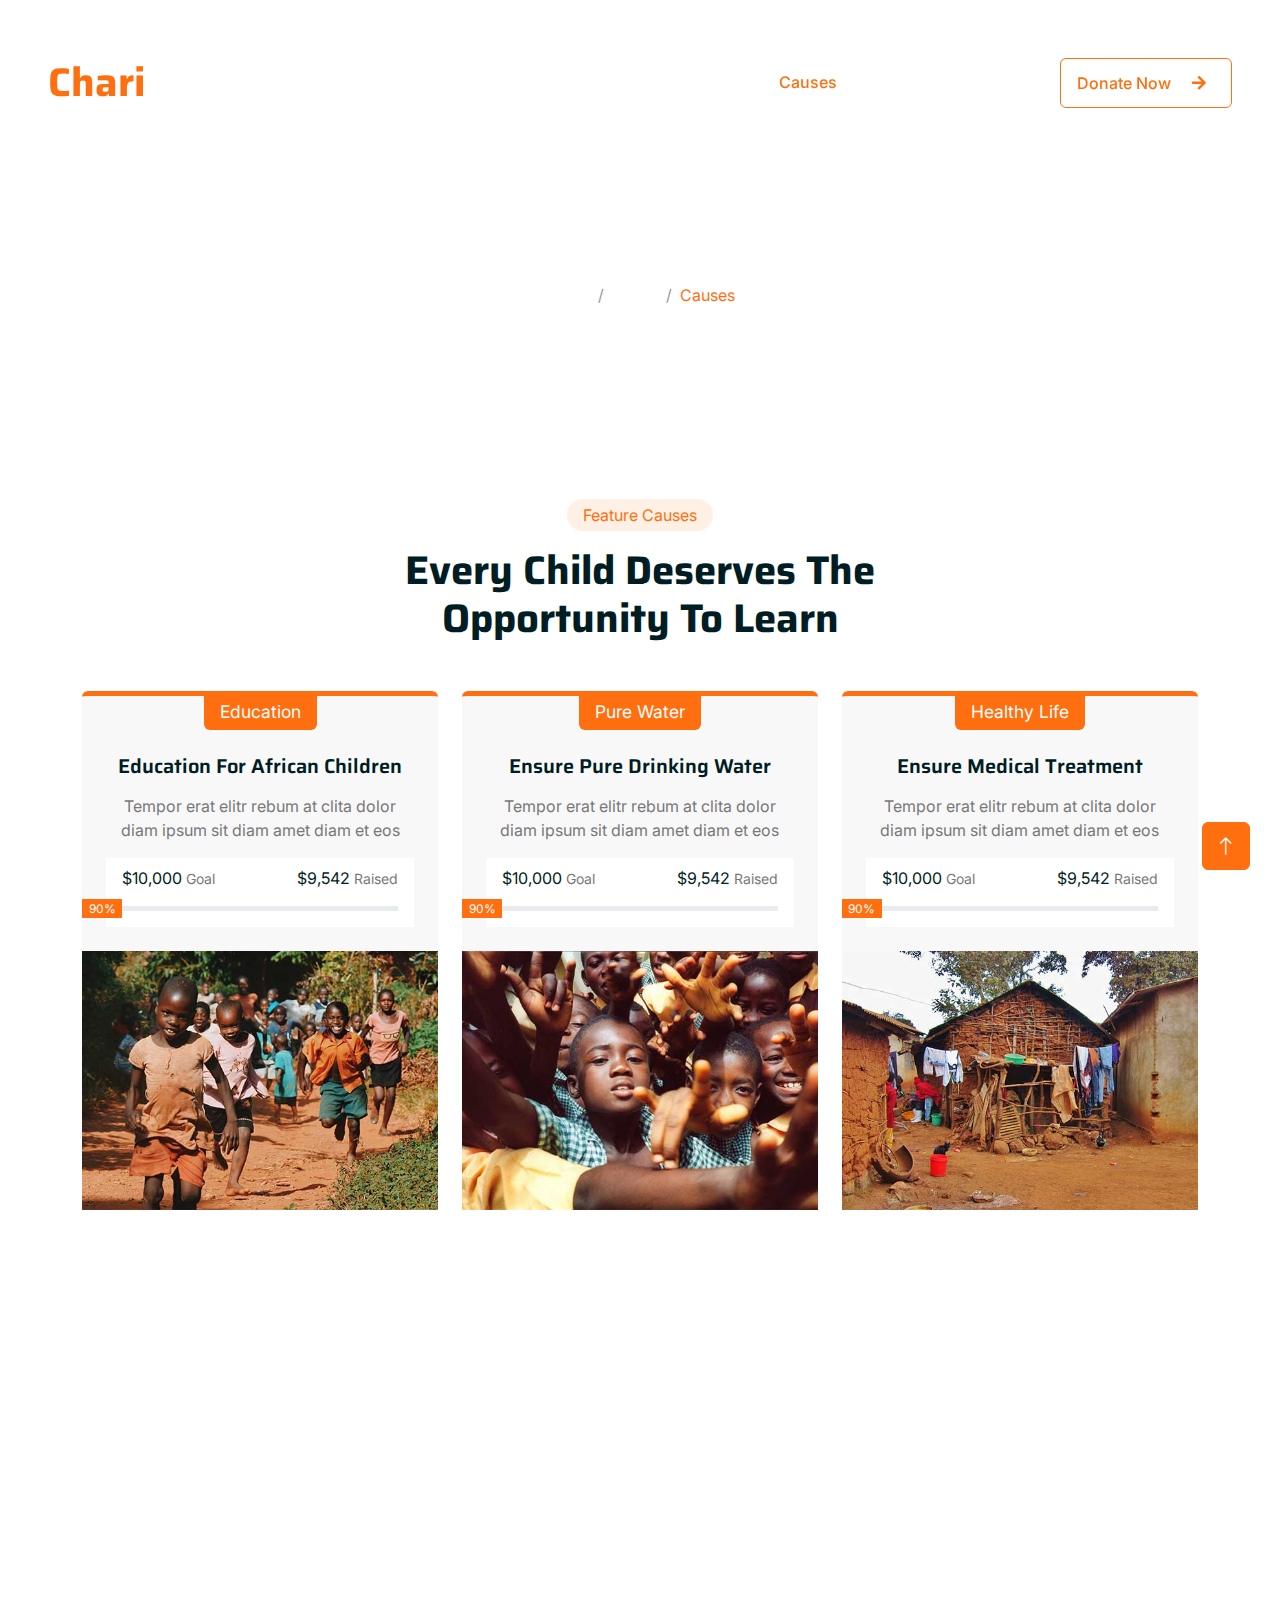
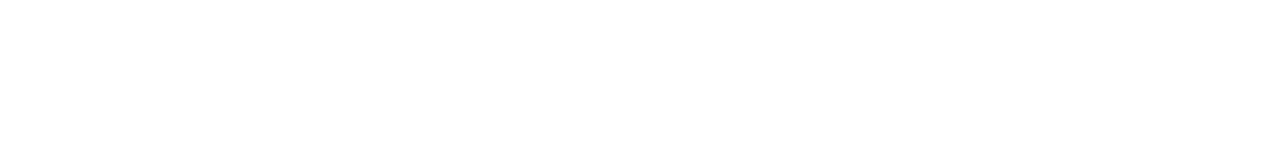
<file: causes.html>
<!DOCTYPE html>
<html lang="en">

<head>
    <meta charset="utf-8">
    <title>ChariTeam - Free Nonprofit Website Template</title>
    <meta content="width=device-width, initial-scale=1.0" name="viewport">
    <meta content="" name="keywords">
    <meta content="" name="description">

    <!-- Favicon -->
    <link href="img/favicon.ico" rel="icon">

    <!-- Google Web Fonts -->
    <link rel="preconnect" href="https://fonts.googleapis.com">
    <link rel="preconnect" href="https://fonts.gstatic.com" crossorigin>
    <link href="https://fonts.googleapis.com/css2?family=Inter:wght@400;500;600&family=Saira:wght@500;600;700&display=swap" rel="stylesheet"> 

    <!-- Icon Font Stylesheet -->
    <link href="https://cdnjs.cloudflare.com/ajax/libs/font-awesome/5.10.0/css/all.min.css" rel="stylesheet">
    <link href="https://cdn.jsdelivr.net/npm/bootstrap-icons@1.4.1/font/bootstrap-icons.css" rel="stylesheet">

    <!-- Libraries Stylesheet -->
    <link href="lib/animate/animate.min.css" rel="stylesheet">
    <link href="lib/owlcarousel/assets/owl.carousel.min.css" rel="stylesheet">

    <!-- Customized Bootstrap Stylesheet -->
    <link href="css/bootstrap.min.css" rel="stylesheet">

    <!-- Template Stylesheet -->
    <link href="css/style.css" rel="stylesheet">
</head>

<body>
    <!-- Spinner Start -->
    <div id="spinner" class="show bg-white position-fixed translate-middle w-100 vh-100 top-50 start-50 d-flex align-items-center justify-content-center">
        <div class="spinner-grow text-primary" role="status"></div>
    </div>
    <!-- Spinner End -->


    <!-- Navbar Start -->
    <div class="container-fluid fixed-top px-0 wow fadeIn" data-wow-delay="0.1s">
        <div class="top-bar text-white-50 row gx-0 align-items-center d-none d-lg-flex">
            <div class="col-lg-6 px-5 text-start">
                <small><i class="fa fa-map-marker-alt me-2"></i>123 Street, New York, USA</small>
                <small class="ms-4"><i class="fa fa-envelope me-2"></i>info@example.com</small>
            </div>
            <div class="col-lg-6 px-5 text-end">
                <small>Follow us:</small>
                <a class="text-white-50 ms-3" href=""><i class="fab fa-facebook-f"></i></a>
                <a class="text-white-50 ms-3" href=""><i class="fab fa-twitter"></i></a>
                <a class="text-white-50 ms-3" href=""><i class="fab fa-linkedin-in"></i></a>
                <a class="text-white-50 ms-3" href=""><i class="fab fa-instagram"></i></a>
            </div>
        </div>

        <nav class="navbar navbar-expand-lg navbar-dark py-lg-0 px-lg-5 wow fadeIn" data-wow-delay="0.1s">
            <a href="index.html" class="navbar-brand ms-4 ms-lg-0">
                <h1 class="fw-bold text-primary m-0">Chari<span class="text-white">Team</span></h1>
            </a>
            <button type="button" class="navbar-toggler me-4" data-bs-toggle="collapse" data-bs-target="#navbarCollapse">
                <span class="navbar-toggler-icon"></span>
            </button>
            <div class="collapse navbar-collapse" id="navbarCollapse">
                <div class="navbar-nav ms-auto p-4 p-lg-0">
                    <a href="index.html" class="nav-item nav-link">Home</a>
                    <a href="about.html" class="nav-item nav-link">About</a>
                    <a href="causes.html" class="nav-item nav-link active">Causes</a>
                    <div class="nav-item dropdown">
                        <a href="#" class="nav-link dropdown-toggle" data-bs-toggle="dropdown">Pages</a>
                        <div class="dropdown-menu m-0">
                            <a href="service.html" class="dropdown-item">Service</a>
                            <a href="donate.html" class="dropdown-item">Donate</a>
                            <a href="team.html" class="dropdown-item">Our Team</a>
                            <a href="testimonial.html" class="dropdown-item">Testimonial</a>
                            <a href="404.html" class="dropdown-item">404 Page</a>
                        </div>
                    </div>
                    <a href="contact.html" class="nav-item nav-link">Contact</a>
                </div>
                <div class="d-none d-lg-flex ms-2">
                    <a class="btn btn-outline-primary py-2 px-3" href="">
                        Donate Now
                        <div class="d-inline-flex btn-sm-square bg-white text-primary rounded-circle ms-2">
                            <i class="fa fa-arrow-right"></i>
                        </div>
                    </a>
                </div>
            </div>
        </nav>
    </div>
    <!-- Navbar End -->


    <!-- Page Header Start -->
    <div class="container-fluid page-header mb-5 wow fadeIn" data-wow-delay="0.1s">
        <div class="container text-center">
            <h1 class="display-4 text-white animated slideInDown mb-4">Causes</h1>
            <nav aria-label="breadcrumb animated slideInDown">
                <ol class="breadcrumb justify-content-center mb-0">
                    <li class="breadcrumb-item"><a class="text-white" href="#">Home</a></li>
                    <li class="breadcrumb-item"><a class="text-white" href="#">Pages</a></li>
                    <li class="breadcrumb-item text-primary active" aria-current="page">Causes</li>
                </ol>
            </nav>
        </div>
    </div>
    <!-- Page Header End -->


    <!-- Causes Start -->
    <div class="container-xxl py-5">
        <div class="container">
            <div class="text-center mx-auto mb-5 wow fadeInUp" data-wow-delay="0.1s" style="max-width: 500px;">
                <div class="d-inline-block rounded-pill bg-secondary text-primary py-1 px-3 mb-3">Feature Causes</div>
                <h1 class="display-6 mb-5">Every Child Deserves The Opportunity To Learn</h1>
            </div>
            <div class="row g-4 justify-content-center">
                <div class="col-lg-4 col-md-6 wow fadeInUp" data-wow-delay="0.1s">
                    <div class="causes-item d-flex flex-column bg-light border-top border-5 border-primary rounded-top overflow-hidden h-100">
                        <div class="text-center p-4 pt-0">
                            <div class="d-inline-block bg-primary text-white rounded-bottom fs-5 pb-1 px-3 mb-4">
                                <small>Education</small>
                            </div>
                            <h5 class="mb-3">Education For African Children</h5>
                            <p>Tempor erat elitr rebum at clita dolor diam ipsum sit diam amet diam et eos</p>
                            <div class="causes-progress bg-white p-3 pt-2">
                                <div class="d-flex justify-content-between">
                                    <p class="text-dark">$10,000 <small class="text-body">Goal</small></p>
                                    <p class="text-dark">$9,542 <small class="text-body">Raised</small></p>
                                </div>
                                <div class="progress">
                                    <div class="progress-bar" role="progressbar" aria-valuenow="90" aria-valuemin="0" aria-valuemax="100">
                                        <span>90%</span>
                                    </div>
                                </div>
                            </div>
                        </div>
                        <div class="position-relative mt-auto">
                            <img class="img-fluid" src="img/courses-1.jpg" alt="">
                            <div class="causes-overlay">
                                <a class="btn btn-outline-primary" href="">
                                    Read More
                                    <div class="d-inline-flex btn-sm-square bg-primary text-white rounded-circle ms-2">
                                        <i class="fa fa-arrow-right"></i>
                                    </div>
                                </a>
                            </div>
                        </div>
                    </div>
                </div>
                <div class="col-lg-4 col-md-6 wow fadeInUp" data-wow-delay="0.3s">
                    <div class="causes-item d-flex flex-column bg-light border-top border-5 border-primary rounded-top overflow-hidden h-100">
                        <div class="text-center p-4 pt-0">
                            <div class="d-inline-block bg-primary text-white rounded-bottom fs-5 pb-1 px-3 mb-4">
                                <small>Pure Water</small>
                            </div>
                            <h5 class="mb-3">Ensure Pure Drinking Water</h5>
                            <p>Tempor erat elitr rebum at clita dolor diam ipsum sit diam amet diam et eos</p>
                            <div class="causes-progress bg-white p-3 pt-2">
                                <div class="d-flex justify-content-between">
                                    <p class="text-dark">$10,000 <small class="text-body">Goal</small></p>
                                    <p class="text-dark">$9,542 <small class="text-body">Raised</small></p>
                                </div>
                                <div class="progress">
                                    <div class="progress-bar" role="progressbar" aria-valuenow="90" aria-valuemin="0" aria-valuemax="100">
                                        <span>90%</span>
                                    </div>
                                </div>
                            </div>
                        </div>
                        <div class="position-relative mt-auto">
                            <img class="img-fluid" src="img/courses-2.jpg" alt="">
                            <div class="causes-overlay">
                                <a class="btn btn-outline-primary" href="">
                                    Read More
                                    <div class="d-inline-flex btn-sm-square bg-primary text-white rounded-circle ms-2">
                                        <i class="fa fa-arrow-right"></i>
                                    </div>
                                </a>
                            </div>
                        </div>
                    </div>
                </div>
                <div class="col-lg-4 col-md-6 wow fadeInUp" data-wow-delay="0.5s">
                    <div class="causes-item d-flex flex-column bg-light border-top border-5 border-primary rounded-top overflow-hidden h-100">
                        <div class="text-center p-4 pt-0">
                            <div class="d-inline-block bg-primary text-white rounded-bottom fs-5 pb-1 px-3 mb-4">
                                <small>Healthy Life</small>
                            </div>
                            <h5 class="mb-3">Ensure Medical Treatment</h5>
                            <p>Tempor erat elitr rebum at clita dolor diam ipsum sit diam amet diam et eos</p>
                            <div class="causes-progress bg-white p-3 pt-2">
                                <div class="d-flex justify-content-between">
                                    <p class="text-dark">$10,000 <small class="text-body">Goal</small></p>
                                    <p class="text-dark">$9,542 <small class="text-body">Raised</small></p>
                                </div>
                                <div class="progress">
                                    <div class="progress-bar" role="progressbar" aria-valuenow="90" aria-valuemin="0" aria-valuemax="100">
                                        <span>90%</span>
                                    </div>
                                </div>
                            </div>
                        </div>
                        <div class="position-relative mt-auto">
                            <img class="img-fluid" src="img/courses-3.jpg" alt="">
                            <div class="causes-overlay">
                                <a class="btn btn-outline-primary" href="">
                                    Read More
                                    <div class="d-inline-flex btn-sm-square bg-primary text-white rounded-circle ms-2">
                                        <i class="fa fa-arrow-right"></i>
                                    </div>
                                </a>
                            </div>
                        </div>
                    </div>
                </div>
            </div>
        </div>
    </div>
    <!-- Causes End -->
        

    <!-- Footer Start -->
    <div class="container-fluid bg-dark text-white-50 footer mt-5 pt-5 wow fadeIn" data-wow-delay="0.1s">
        <div class="container py-5">
            <div class="row g-5">
                <div class="col-lg-3 col-md-6">
                    <h1 class="fw-bold text-primary mb-4">Chari<span class="text-white">Team</span></h1>
                    <p>Diam dolor diam ipsum sit. Aliqu diam amet diam et eos. Clita erat ipsum et lorem et sit, sed stet lorem sit clita</p>
                    <div class="d-flex pt-2">
                        <a class="btn btn-square me-1" href=""><i class="fab fa-twitter"></i></a>
                        <a class="btn btn-square me-1" href=""><i class="fab fa-facebook-f"></i></a>
                        <a class="btn btn-square me-1" href=""><i class="fab fa-youtube"></i></a>
                        <a class="btn btn-square me-0" href=""><i class="fab fa-linkedin-in"></i></a>
                    </div>
                </div>
                <div class="col-lg-3 col-md-6">
                    <h5 class="text-light mb-4">Address</h5>
                    <p><i class="fa fa-map-marker-alt me-3"></i>123 Street, New York, USA</p>
                    <p><i class="fa fa-phone-alt me-3"></i>+012 345 67890</p>
                    <p><i class="fa fa-envelope me-3"></i>info@example.com</p>
                </div>
                <div class="col-lg-3 col-md-6">
                    <h5 class="text-light mb-4">Quick Links</h5>
                    <a class="btn btn-link" href="">About Us</a>
                    <a class="btn btn-link" href="">Contact Us</a>
                    <a class="btn btn-link" href="">Our Services</a>
                    <a class="btn btn-link" href="">Terms & Condition</a>
                    <a class="btn btn-link" href="">Support</a>
                </div>
                <div class="col-lg-3 col-md-6">
                    <h5 class="text-light mb-4">Newsletter</h5>
                    <p>Dolor amet sit justo amet elitr clita ipsum elitr est.</p>
                    <div class="position-relative mx-auto" style="max-width: 400px;">
                        <input class="form-control bg-transparent w-100 py-3 ps-4 pe-5" type="text" placeholder="Your email">
                        <button type="button" class="btn btn-primary py-2 position-absolute top-0 end-0 mt-2 me-2">SignUp</button>
                    </div>
                </div>
            </div>
        </div>
        <div class="container-fluid copyright">
            <div class="container">
                <div class="row">
                    <div class="col-md-6 text-center text-md-start mb-3 mb-md-0">
                        &copy; <a href="#">Your Site Name</a>, All Right Reserved.
                    </div>
                    <div class="col-md-6 text-center text-md-end">
                        <!--/*** This template is free as long as you keep the footer author’s credit link/attribution link/backlink. If you'd like to use the template without the footer author’s credit link/attribution link/backlink, you can purchase the Credit Removal License from "https://htmlcodex.com/credit-removal". Thank you for your support. ***/-->
                        Designed By <a href="https://www.aspironkhuze.com/">Aspiron Khuze Technologies</a>
                    </div>
                </div>
            </div>
        </div>
    </div>
    <!-- Footer End -->


    <!-- Back to Top -->
    <a href="#" class="btn btn-lg btn-primary btn-lg-square back-to-top"><i class="bi bi-arrow-up"></i></a>


    <!-- JavaScript Libraries -->
    <script src="https://code.jquery.com/jquery-3.4.1.min.js"></script>
    <script src="https://cdn.jsdelivr.net/npm/bootstrap@5.0.0/dist/js/bootstrap.bundle.min.js"></script>
    <script src="lib/wow/wow.min.js"></script>
    <script src="lib/easing/easing.min.js"></script>
    <script src="lib/waypoints/waypoints.min.js"></script>
    <script src="lib/owlcarousel/owl.carousel.min.js"></script>
    <script src="lib/parallax/parallax.min.js"></script>

    <!-- Template Javascript -->
    <script src="js/main.js"></script>
</body>

</html>
</file>
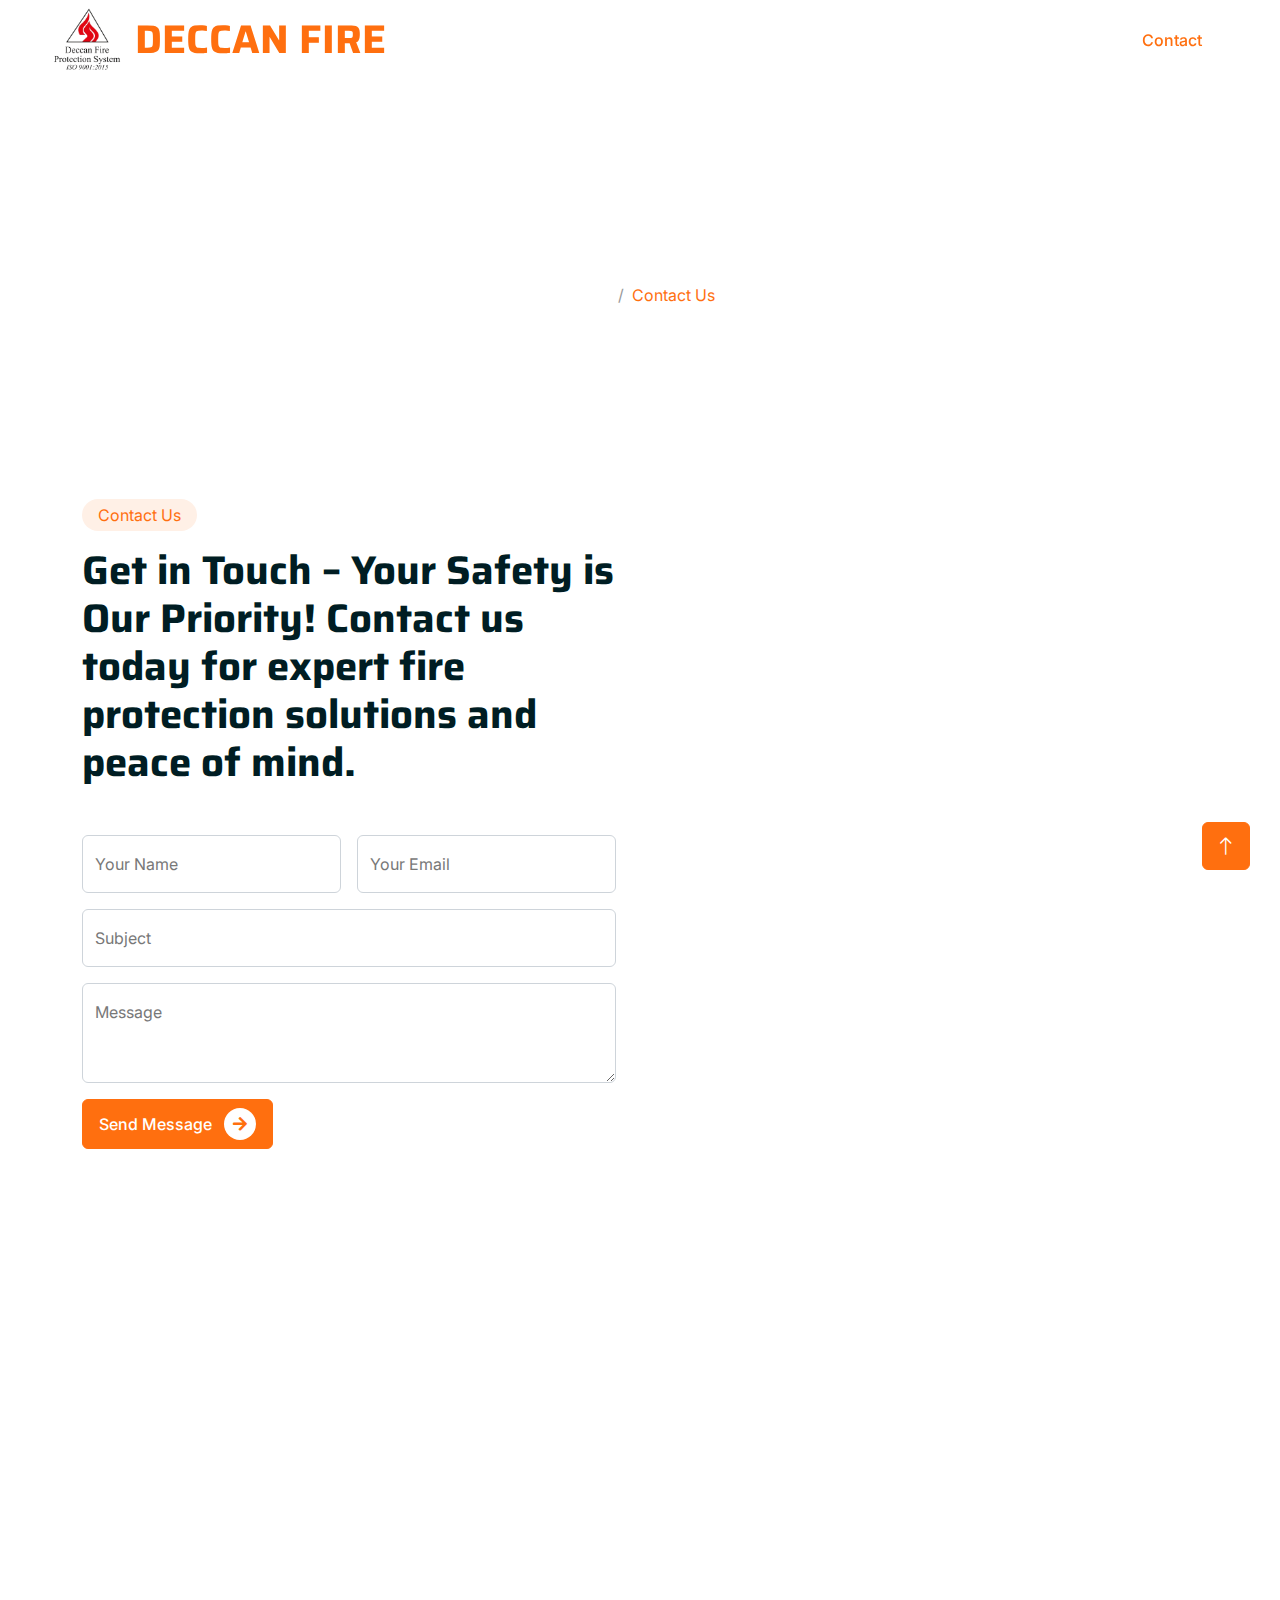
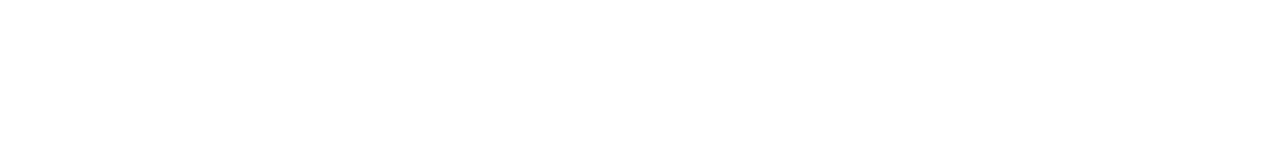
<file: contact.html>
<!DOCTYPE html>
<html lang="en">

<head>
    <meta charset="utf-8">
    <title>DECCAN FIRE PROTECTION SYSTEM</title>
    <meta content="width=device-width, initial-scale=1.0" name="viewport">
    <meta content="" name="keywords">
    <meta content="" name="description">

    <!-- Favicon -->
    <link href="img/favicon.ico" rel="icon">

    <!-- Google Web Fonts -->
    <link rel="preconnect" href="https://fonts.googleapis.com">
    <link rel="preconnect" href="https://fonts.gstatic.com" crossorigin>
    <link
        href="https://fonts.googleapis.com/css2?family=Inter:wght@400;500;600&family=Saira:wght@500;600;700&display=swap"
        rel="stylesheet">

    <!-- Icon Font Stylesheet -->
    <link href="https://cdnjs.cloudflare.com/ajax/libs/font-awesome/5.10.0/css/all.min.css" rel="stylesheet">
    <link href="https://cdn.jsdelivr.net/npm/bootstrap-icons@1.4.1/font/bootstrap-icons.css" rel="stylesheet">

    <!-- Libraries Stylesheet -->
    <link href="lib/animate/animate.min.css" rel="stylesheet">
    <link href="lib/owlcarousel/assets/owl.carousel.min.css" rel="stylesheet">

    <!-- Customized Bootstrap Stylesheet -->
    <link href="css/bootstrap.min.css" rel="stylesheet">

    <!-- Template Stylesheet -->
    <link href="css/style.css" rel="stylesheet">
</head>

<body>
    <!-- Spinner Start -->
    <div id="spinner"
        class="show bg-white position-fixed translate-middle w-100 vh-100 top-50 start-50 d-flex align-items-center justify-content-center">
        <div class="spinner-grow text-primary" role="status"></div>
    </div>
    <!-- Spinner End -->

    <!-- Navbar Start -->
    <div class="container-fluid fixed-top px-0 wow fadeIn" data-wow-delay="0.1s">
        <nav class="navbar navbar-expand-lg navbar-dark py-lg-0 px-lg-5 wow fadeIn" data-wow-delay="0.1s">
            <a href="index.html" class="navbar-brand ms-4 ms-lg-0 d-flex align-items-center">
                <!-- Add your logo image here -->
                <img src="img/LOGO-removebg-preview.png" alt="Logo" style="height: 70px; margin-right: 10px;">
                <h1 class="fw-bold text-primary m-0">DECCAN FIRE</h1>
            </a>
            <button type="button" class="navbar-toggler me-4" data-bs-toggle="collapse"
                data-bs-target="#navbarCollapse">
                <span class="navbar-toggler-icon"></span>
            </button>
            <div class="collapse navbar-collapse" id="navbarCollapse">
                <div class="navbar-nav ms-auto p-4 p-lg-0">
                    <a href="index.html" class="nav-item nav-link ">Home</a>
                    <a href="about.html" class="nav-item nav-link ">About</a>
                    <a href="proj.html" class="nav-item nav-link">Projects</a>
                    <a href="contact.html" class="nav-item nav-link active">Contact</a>
                </div>
            </div>
        </nav>
    </div>

    <!-- Navbar End -->



    <!-- Page Header Start -->
    <div class="container-fluid page-header mb-5 wow fadeIn" data-wow-delay="0.1s">
        <div class="container text-center">
            <h1 class="display-4 text-white animated slideInDown mb-4">Contact Us</h1>
            <nav aria-label="breadcrumb animated slideInDown">
                <ol class="breadcrumb justify-content-center mb-0">
                    <li class="breadcrumb-item"><a class="text-white" href="index.html">Home</a></li>
                    <li class="breadcrumb-item text-primary active" aria-current="page">Contact Us</li>
                </ol>
            </nav>
        </div>
    </div>
    <!-- Page Header End -->


    <!-- Contact Start -->
    <div class="container-xxl py-5">
        <div class="container">
            <div class="row g-5">
                <div class="col-lg-6 wow fadeIn" data-wow-delay="0.1s">
                    <div class="d-inline-block rounded-pill bg-secondary text-primary py-1 px-3 mb-3">Contact Us</div>
                    <h1 class="display-6 mb-5">Get in Touch – Your Safety is Our Priority! Contact us today for
                        expert fire protection solutions and peace of mind.</h1>
                    <form>
                        <div class="row g-3">
                            <div class="col-md-6">
                                <div class="form-floating">
                                    <input type="text" class="form-control" id="name" placeholder="Your Name">
                                    <label for="name">Your Name</label>
                                </div>
                            </div>
                            <div class="col-md-6">
                                <div class="form-floating">
                                    <input type="email" class="form-control" id="email" placeholder="Your Email">
                                    <label for="email">Your Email</label>
                                </div>
                            </div>
                            <div class="col-12">
                                <div class="form-floating">
                                    <input type="text" class="form-control" id="subject" placeholder="Subject">
                                    <label for="subject">Subject</label>
                                </div>
                            </div>
                            <div class="col-12">
                                <div class="form-floating">
                                    <textarea class="form-control" placeholder="Leave a message here" id="message"
                                        style="height: 100px"></textarea>
                                    <label for="message">Message</label>
                                </div>
                            </div>
                            <div class="col-12">
                                <button class="btn btn-primary py-2 px-3 me-3">
                                    Send Message
                                    <div class="d-inline-flex btn-sm-square bg-white text-primary rounded-circle ms-2">
                                        <i class="fa fa-arrow-right"></i>
                                    </div>
                                </button>
                            </div>
                        </div>
                    </form>
                </div>
                <div class="col-lg-6 wow fadeIn" data-wow-delay="0.5s" style="min-height: 450px;">
                    <div class="position-relative rounded overflow-hidden h-100">
                        <iframe
                            src="https://www.google.com/maps/embed?pb=!1m18!1m12!1m3!1d3887.5845910062844!2d77.61543837484184!3d12.998400387319414!2m3!1f0!2f0!3f0!3m2!1i1024!2i768!4f13.1!3m3!1m2!1s0x3bae1430f3a85ac9%3A0x8e7cb78aa01469!2sDECCAN%20FIRE%20PROTECTION%20SYSTEM!5e0!3m2!1sen!2sin!4v1739191091912!5m2!1sen!2sin"
                            width="600" height="600" style="border:0;" allowfullscreen="" loading="lazy"
                            referrerpolicy="no-referrer-when-downgrade"></iframe>
                    </div>
                </div>
            </div>
        </div>
    </div>
    <!-- Contact End -->


    <!-- Footer Start -->
    <div class="container-fluid bg-dark text-white-50 footer mt-5 pt-5 wow fadeIn" data-wow-delay="0.1s">
        <div class="container py-5">
            <div class="row g-5">
                <div class="col-lg-3 col-md-6">
                    <img src="img/logo-w-bg.png" alt="Logo" class="mb-4" style="width: 120px; height: auto;">
                    <div class="d-flex pt-2">
                        <a class="btn btn-square me-1" href=""><i class="fab fa-whatsapp"></i></a>
                        <a class="btn btn-square me-1" href=""><i class="fab fa-facebook-f"></i></a>
                        <a class="btn btn-square me-0" href=""><i class="fab fa-instagram"></i></a>
                    </div>
                </div>
                <div class="col-lg-3 col-md-6">
                    <h5 class="text-light mb-4">Address</h5>
                    <p><i class="fa fa-map-marker-alt me-3"></i>No. 36, Ground Floor, Lakshmi Krishna Mansion, Beside
                        Anjeneya Temple, Lazar Road, Frazer Town, Pulikeshi Nagar, Bengaluru - 560 005
                    </p>
                    <p><i class="fa fa-phone-alt me-3"></i>9845352490 / 7892131396
                    </p>
                    <p><i class="fa fa-envelope me-3"></i>dfps.system@gmail.com /<br>deccanfireconsultant@gmail.com</p>
                </div>
                <div class="col-lg-3 col-md-6">
                    <h5 class="text-light mb-4">Quick Links</h5>
                    <a class="btn btn-link" href="index.html">Home</a>
                    <a class="btn btn-link" href="about.html">About Us</a>
                    <a class="btn btn-link" href="proj.html">Our Projects</a>
                    <a class="btn btn-link" href="contact.html">Contact Us</a>
                </div>

            </div>
        </div>
        <div class="container-fluid copyright">
            <div class="container">
                <div class="row">
                    <div class="col-md-6 text-center text-md-start mb-3 mb-md-0">
                        &copy; <a href="index.html">Deccan Fire</a>, All Right Reserved.
                    </div>
                    <div class="col-md-6 text-center text-md-end">
                        <!--/*** This template is free as long as you keep the footer author’s credit link/attribution link/backlink. If you'd like to use the template without the footer author’s credit link/attribution link/backlink, you can purchase the Credit Removal License from "https://htmlcodex.com/credit-removal". Thank you for your support. ***/-->
                        Designed By <a href="https://www.aspironkhuze.com/">Aspiron Khuze Technologies</a>
                    </div>
                </div>
            </div>
        </div>
    </div>
    <!-- Footer End -->


    <!-- Back to Top -->
    <a href="contact.html" class="btn btn-lg btn-primary btn-lg-square back-to-top"><i class="bi bi-arrow-up"></i></a>


    <!-- JavaScript Libraries -->
    <script src="https://code.jquery.com/jquery-3.4.1.min.js"></script>
    <script src="https://cdn.jsdelivr.net/npm/bootstrap@5.0.0/dist/js/bootstrap.bundle.min.js"></script>
    <script src="lib/wow/wow.min.js"></script>
    <script src="lib/easing/easing.min.js"></script>
    <script src="lib/waypoints/waypoints.min.js"></script>
    <script src="lib/owlcarousel/owl.carousel.min.js"></script>
    <script src="lib/parallax/parallax.min.js"></script>

    <!-- Template Javascript -->
    <script src="js/main.js"></script>
</body>

</html>
</file>
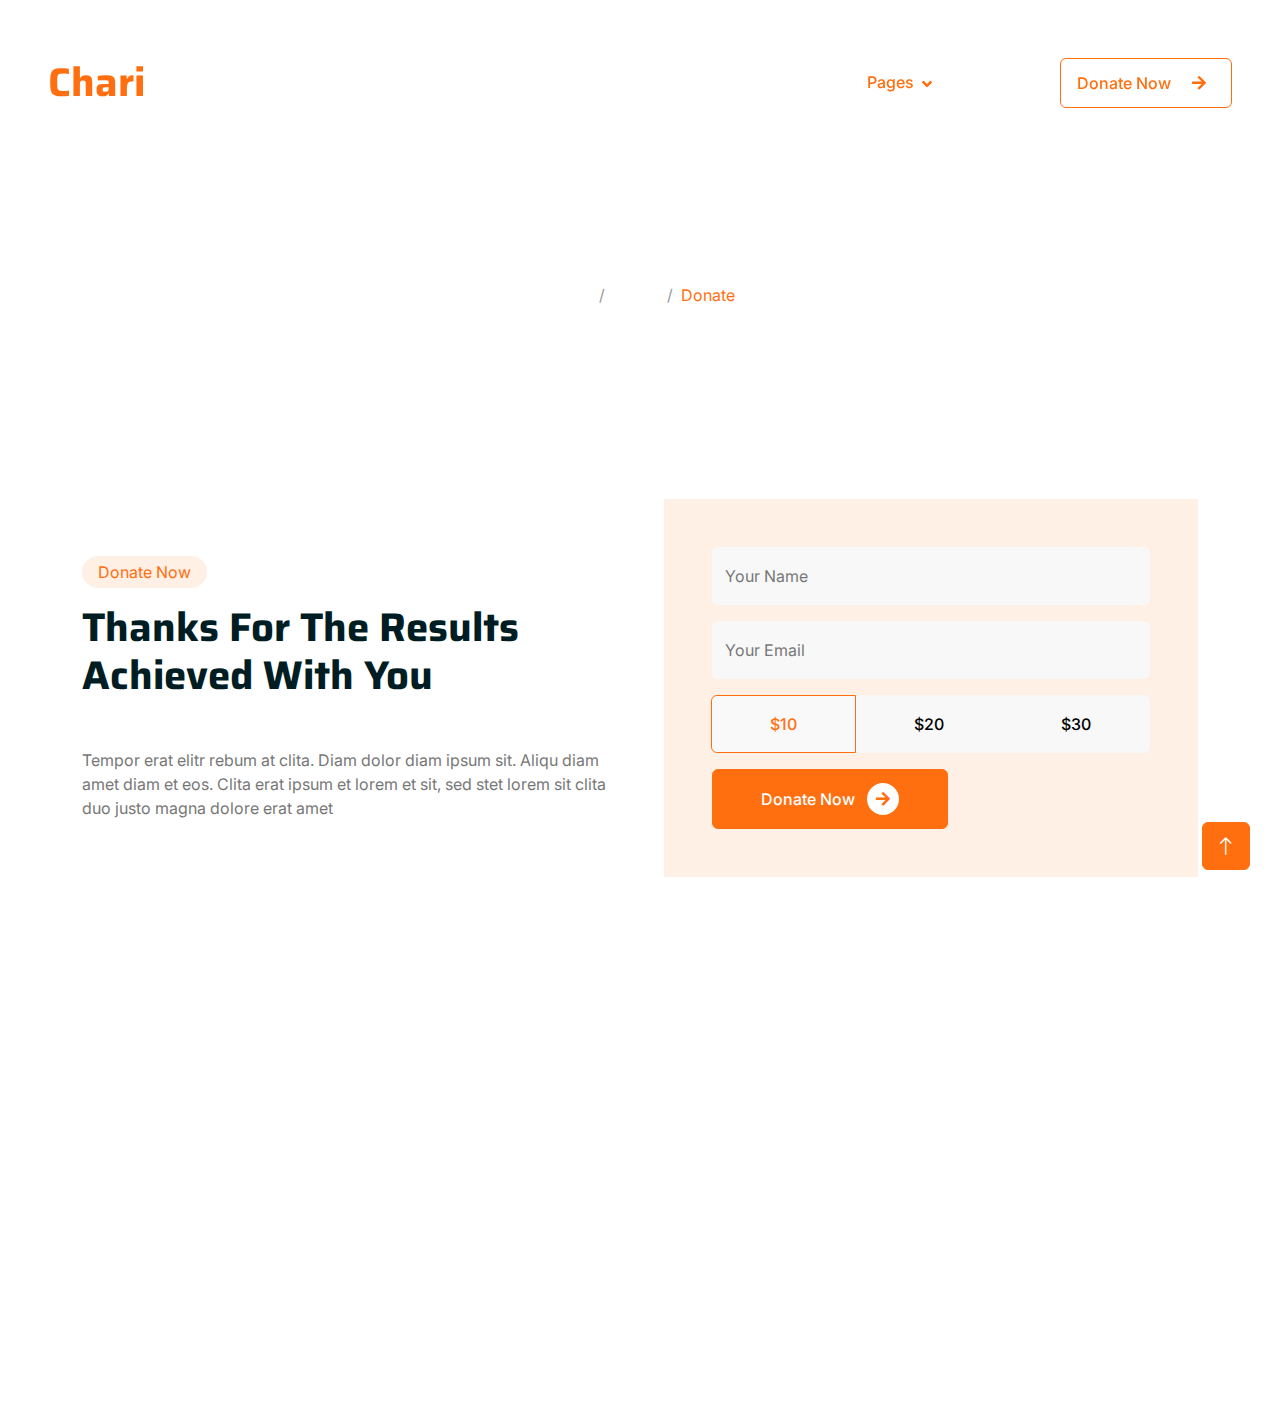
<file: donate.html>
<!DOCTYPE html>
<html lang="en">

<head>
    <meta charset="utf-8">
    <title>ChariTeam - Free Nonprofit Website Template</title>
    <meta content="width=device-width, initial-scale=1.0" name="viewport">
    <meta content="" name="keywords">
    <meta content="" name="description">

    <!-- Favicon -->
    <link href="img/favicon.ico" rel="icon">

    <!-- Google Web Fonts -->
    <link rel="preconnect" href="https://fonts.googleapis.com">
    <link rel="preconnect" href="https://fonts.gstatic.com" crossorigin>
    <link href="https://fonts.googleapis.com/css2?family=Inter:wght@400;500;600&family=Saira:wght@500;600;700&display=swap" rel="stylesheet"> 

    <!-- Icon Font Stylesheet -->
    <link href="https://cdnjs.cloudflare.com/ajax/libs/font-awesome/5.10.0/css/all.min.css" rel="stylesheet">
    <link href="https://cdn.jsdelivr.net/npm/bootstrap-icons@1.4.1/font/bootstrap-icons.css" rel="stylesheet">

    <!-- Libraries Stylesheet -->
    <link href="lib/animate/animate.min.css" rel="stylesheet">
    <link href="lib/owlcarousel/assets/owl.carousel.min.css" rel="stylesheet">

    <!-- Customized Bootstrap Stylesheet -->
    <link href="css/bootstrap.min.css" rel="stylesheet">

    <!-- Template Stylesheet -->
    <link href="css/style.css" rel="stylesheet">
</head>

<body>
    <!-- Spinner Start -->
    <div id="spinner" class="show bg-white position-fixed translate-middle w-100 vh-100 top-50 start-50 d-flex align-items-center justify-content-center">
        <div class="spinner-grow text-primary" role="status"></div>
    </div>
    <!-- Spinner End -->


    <!-- Navbar Start -->
    <div class="container-fluid fixed-top px-0 wow fadeIn" data-wow-delay="0.1s">
        <div class="top-bar text-white-50 row gx-0 align-items-center d-none d-lg-flex">
            <div class="col-lg-6 px-5 text-start">
                <small><i class="fa fa-map-marker-alt me-2"></i>123 Street, New York, USA</small>
                <small class="ms-4"><i class="fa fa-envelope me-2"></i>info@example.com</small>
            </div>
            <div class="col-lg-6 px-5 text-end">
                <small>Follow us:</small>
                <a class="text-white-50 ms-3" href=""><i class="fab fa-facebook-f"></i></a>
                <a class="text-white-50 ms-3" href=""><i class="fab fa-twitter"></i></a>
                <a class="text-white-50 ms-3" href=""><i class="fab fa-linkedin-in"></i></a>
                <a class="text-white-50 ms-3" href=""><i class="fab fa-instagram"></i></a>
            </div>
        </div>

        <nav class="navbar navbar-expand-lg navbar-dark py-lg-0 px-lg-5 wow fadeIn" data-wow-delay="0.1s">
            <a href="index.html" class="navbar-brand ms-4 ms-lg-0">
                <h1 class="fw-bold text-primary m-0">Chari<span class="text-white">Team</span></h1>
            </a>
            <button type="button" class="navbar-toggler me-4" data-bs-toggle="collapse" data-bs-target="#navbarCollapse">
                <span class="navbar-toggler-icon"></span>
            </button>
            <div class="collapse navbar-collapse" id="navbarCollapse">
                <div class="navbar-nav ms-auto p-4 p-lg-0">
                    <a href="index.html" class="nav-item nav-link">Home</a>
                    <a href="about.html" class="nav-item nav-link">About</a>
                    <a href="causes.html" class="nav-item nav-link">Causes</a>
                    <div class="nav-item dropdown">
                        <a href="#" class="nav-link dropdown-toggle active" data-bs-toggle="dropdown">Pages</a>
                        <div class="dropdown-menu m-0">
                            <a href="service.html" class="dropdown-item">Service</a>
                            <a href="donate.html" class="dropdown-item active">Donate</a>
                            <a href="team.html" class="dropdown-item">Our Team</a>
                            <a href="testimonial.html" class="dropdown-item">Testimonial</a>
                            <a href="404.html" class="dropdown-item">404 Page</a>
                        </div>
                    </div>
                    <a href="contact.html" class="nav-item nav-link">Contact</a>
                </div>
                <div class="d-none d-lg-flex ms-2">
                    <a class="btn btn-outline-primary py-2 px-3" href="">
                        Donate Now
                        <div class="d-inline-flex btn-sm-square bg-white text-primary rounded-circle ms-2">
                            <i class="fa fa-arrow-right"></i>
                        </div>
                    </a>
                </div>
            </div>
        </nav>
    </div>
    <!-- Navbar End -->


    <!-- Page Header Start -->
    <div class="container-fluid page-header mb-5 wow fadeIn" data-wow-delay="0.1s">
        <div class="container text-center">
            <h1 class="display-4 text-white animated slideInDown mb-4">Donate</h1>
            <nav aria-label="breadcrumb animated slideInDown">
                <ol class="breadcrumb justify-content-center mb-0">
                    <li class="breadcrumb-item"><a class="text-white" href="#">Home</a></li>
                    <li class="breadcrumb-item"><a class="text-white" href="#">Pages</a></li>
                    <li class="breadcrumb-item text-primary active" aria-current="page">Donate</li>
                </ol>
            </nav>
        </div>
    </div>
    <!-- Page Header End -->


    <!-- Donate Start -->
    <div class="container-fluid py-5">
        <div class="container">
            <div class="row g-5 align-items-center">
                <div class="col-lg-6 wow fadeIn" data-wow-delay="0.1s">
                    <div class="d-inline-block rounded-pill bg-secondary text-primary py-1 px-3 mb-3">Donate Now</div>
                    <h1 class="display-6 mb-5">Thanks For The Results Achieved With You</h1>
                    <p class="mb-0">Tempor erat elitr rebum at clita. Diam dolor diam ipsum sit. Aliqu diam amet diam et eos. Clita erat ipsum et lorem et sit, sed stet lorem sit clita duo justo magna dolore erat amet</p>
                </div>
                <div class="col-lg-6 wow fadeIn" data-wow-delay="0.5s">
                    <div class="h-100 bg-secondary p-5">
                        <form>
                            <div class="row g-3">
                                <div class="col-12">
                                    <div class="form-floating">
                                        <input type="text" class="form-control bg-light border-0" id="name" placeholder="Your Name">
                                        <label for="name">Your Name</label>
                                    </div>
                                </div>
                                <div class="col-12">
                                    <div class="form-floating">
                                        <input type="email" class="form-control bg-light border-0" id="email" placeholder="Your Email">
                                        <label for="email">Your Email</label>
                                    </div>
                                </div>
                                <div class="col-12">
                                    <div class="btn-group d-flex justify-content-around">
                                        <input type="radio" class="btn-check" name="btnradio" id="btnradio1" checked>
                                        <label class="btn btn-light py-3" for="btnradio1">$10</label>

                                        <input type="radio" class="btn-check" name="btnradio" id="btnradio2">
                                        <label class="btn btn-light py-3" for="btnradio2">$20</label>

                                        <input type="radio" class="btn-check" name="btnradio" id="btnradio3">
                                        <label class="btn btn-light py-3" for="btnradio3">$30</label>
                                    </div>
                                </div>
                                <div class="col-12">
                                    <button class="btn btn-primary px-5" style="height: 60px;">
                                        Donate Now
                                        <div class="d-inline-flex btn-sm-square bg-white text-primary rounded-circle ms-2">
                                            <i class="fa fa-arrow-right"></i>
                                        </div>
                                    </button>
                                </div>
                            </div>
                        </form>
                    </div>
                </div>
            </div>
        </div>
    </div>
    <!-- Donate End -->
        

    <!-- Footer Start -->
    <div class="container-fluid bg-dark text-white-50 footer mt-5 pt-5 wow fadeIn" data-wow-delay="0.1s">
        <div class="container py-5">
            <div class="row g-5">
                <div class="col-lg-3 col-md-6">
                    <h1 class="fw-bold text-primary mb-4">Chari<span class="text-white">Team</span></h1>
                    <p>Diam dolor diam ipsum sit. Aliqu diam amet diam et eos. Clita erat ipsum et lorem et sit, sed stet lorem sit clita</p>
                    <div class="d-flex pt-2">
                        <a class="btn btn-square me-1" href=""><i class="fab fa-twitter"></i></a>
                        <a class="btn btn-square me-1" href=""><i class="fab fa-facebook-f"></i></a>
                        <a class="btn btn-square me-1" href=""><i class="fab fa-youtube"></i></a>
                        <a class="btn btn-square me-0" href=""><i class="fab fa-linkedin-in"></i></a>
                    </div>
                </div>
                <div class="col-lg-3 col-md-6">
                    <h5 class="text-light mb-4">Address</h5>
                    <p><i class="fa fa-map-marker-alt me-3"></i>123 Street, New York, USA</p>
                    <p><i class="fa fa-phone-alt me-3"></i>+012 345 67890</p>
                    <p><i class="fa fa-envelope me-3"></i>info@example.com</p>
                </div>
                <div class="col-lg-3 col-md-6">
                    <h5 class="text-light mb-4">Quick Links</h5>
                    <a class="btn btn-link" href="">About Us</a>
                    <a class="btn btn-link" href="">Contact Us</a>
                    <a class="btn btn-link" href="">Our Services</a>
                    <a class="btn btn-link" href="">Terms & Condition</a>
                    <a class="btn btn-link" href="">Support</a>
                </div>
                <div class="col-lg-3 col-md-6">
                    <h5 class="text-light mb-4">Newsletter</h5>
                    <p>Dolor amet sit justo amet elitr clita ipsum elitr est.</p>
                    <div class="position-relative mx-auto" style="max-width: 400px;">
                        <input class="form-control bg-transparent w-100 py-3 ps-4 pe-5" type="text" placeholder="Your email">
                        <button type="button" class="btn btn-primary py-2 position-absolute top-0 end-0 mt-2 me-2">SignUp</button>
                    </div>
                </div>
            </div>
        </div>
        <div class="container-fluid copyright">
            <div class="container">
                <div class="row">
                    <div class="col-md-6 text-center text-md-start mb-3 mb-md-0">
                        &copy; <a href="#">Your Site Name</a>, All Right Reserved.
                    </div>
                    <div class="col-md-6 text-center text-md-end">
                        <!--/*** This template is free as long as you keep the footer author’s credit link/attribution link/backlink. If you'd like to use the template without the footer author’s credit link/attribution link/backlink, you can purchase the Credit Removal License from "https://htmlcodex.com/credit-removal". Thank you for your support. ***/-->
                        Designed By <a href="https://www.aspironkhuze.com/">Aspiron Khuze Technologies</a>
                    </div>
                </div>
            </div>
        </div>
    </div>
    <!-- Footer End -->


    <!-- Back to Top -->
    <a href="#" class="btn btn-lg btn-primary btn-lg-square back-to-top"><i class="bi bi-arrow-up"></i></a>


    <!-- JavaScript Libraries -->
    <script src="https://code.jquery.com/jquery-3.4.1.min.js"></script>
    <script src="https://cdn.jsdelivr.net/npm/bootstrap@5.0.0/dist/js/bootstrap.bundle.min.js"></script>
    <script src="lib/wow/wow.min.js"></script>
    <script src="lib/easing/easing.min.js"></script>
    <script src="lib/waypoints/waypoints.min.js"></script>
    <script src="lib/owlcarousel/owl.carousel.min.js"></script>
    <script src="lib/parallax/parallax.min.js"></script>

    <!-- Template Javascript -->
    <script src="js/main.js"></script>
</body>

</html>
</file>
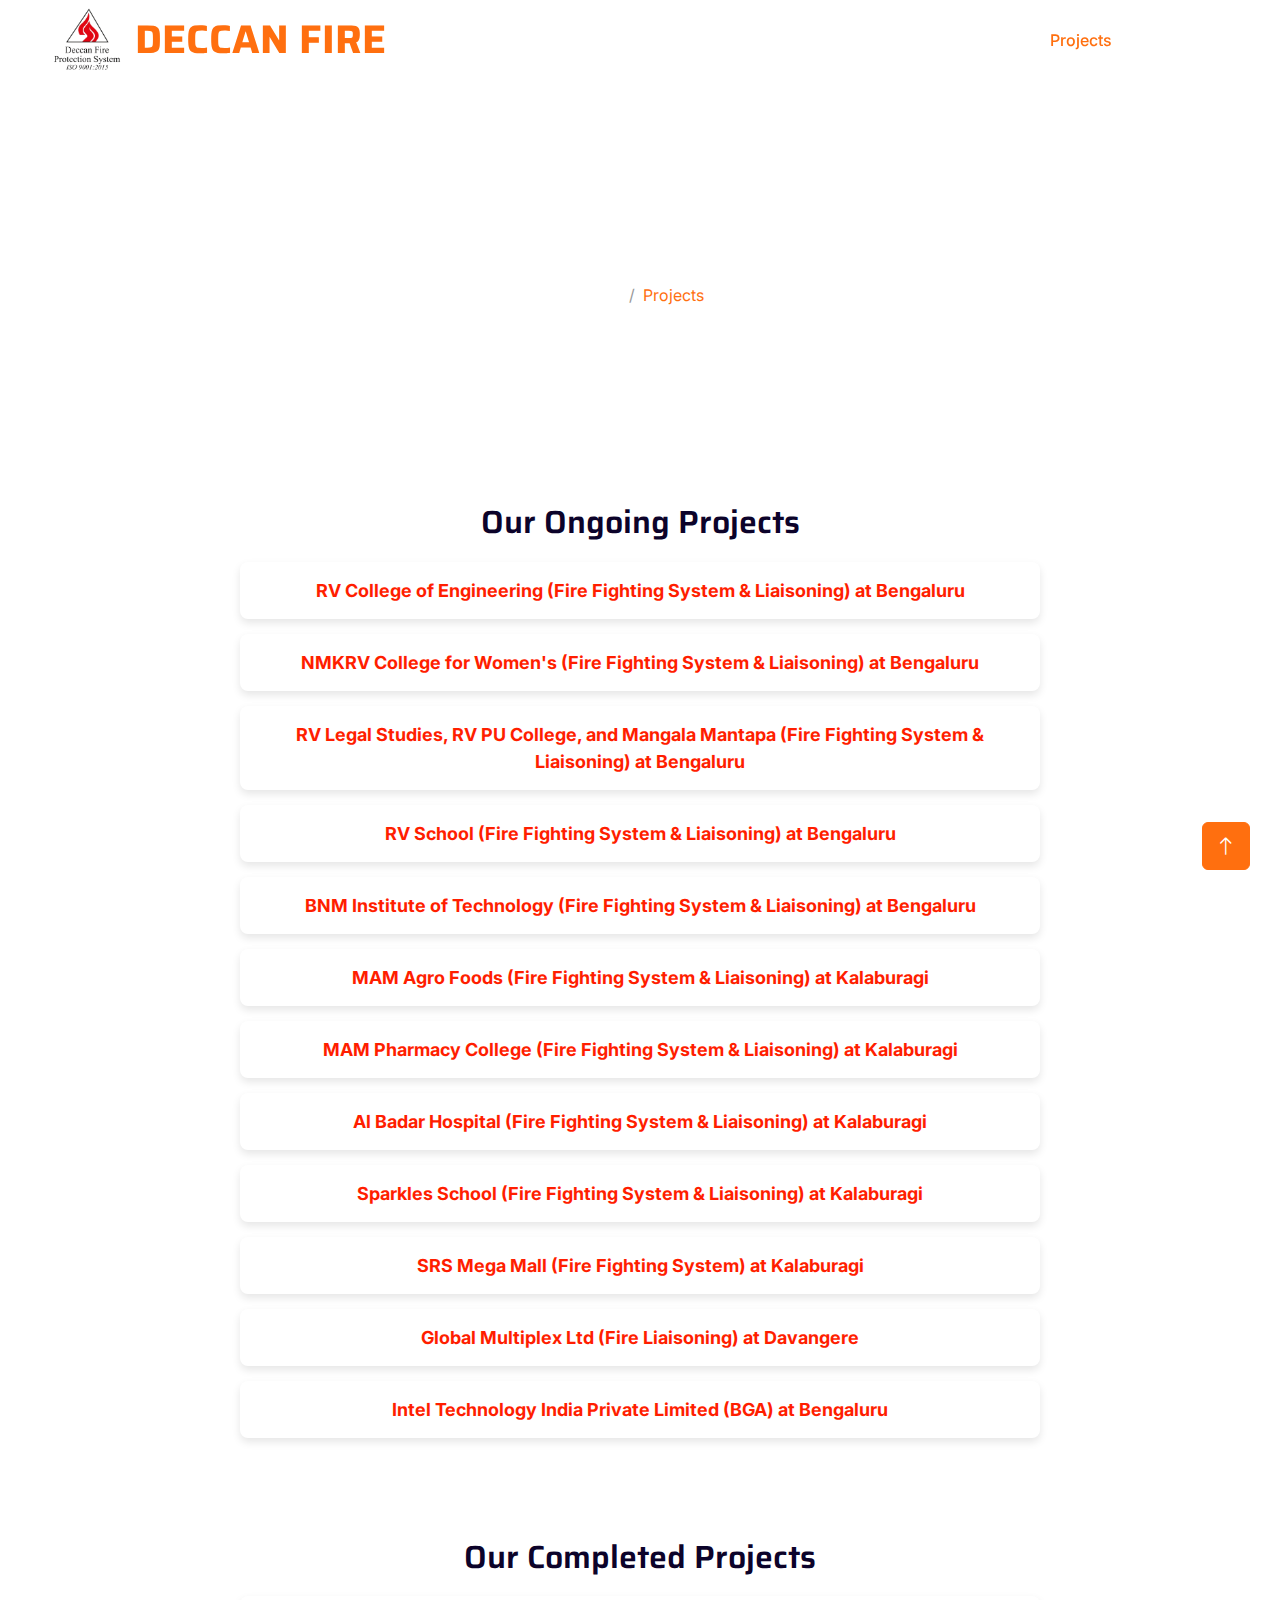
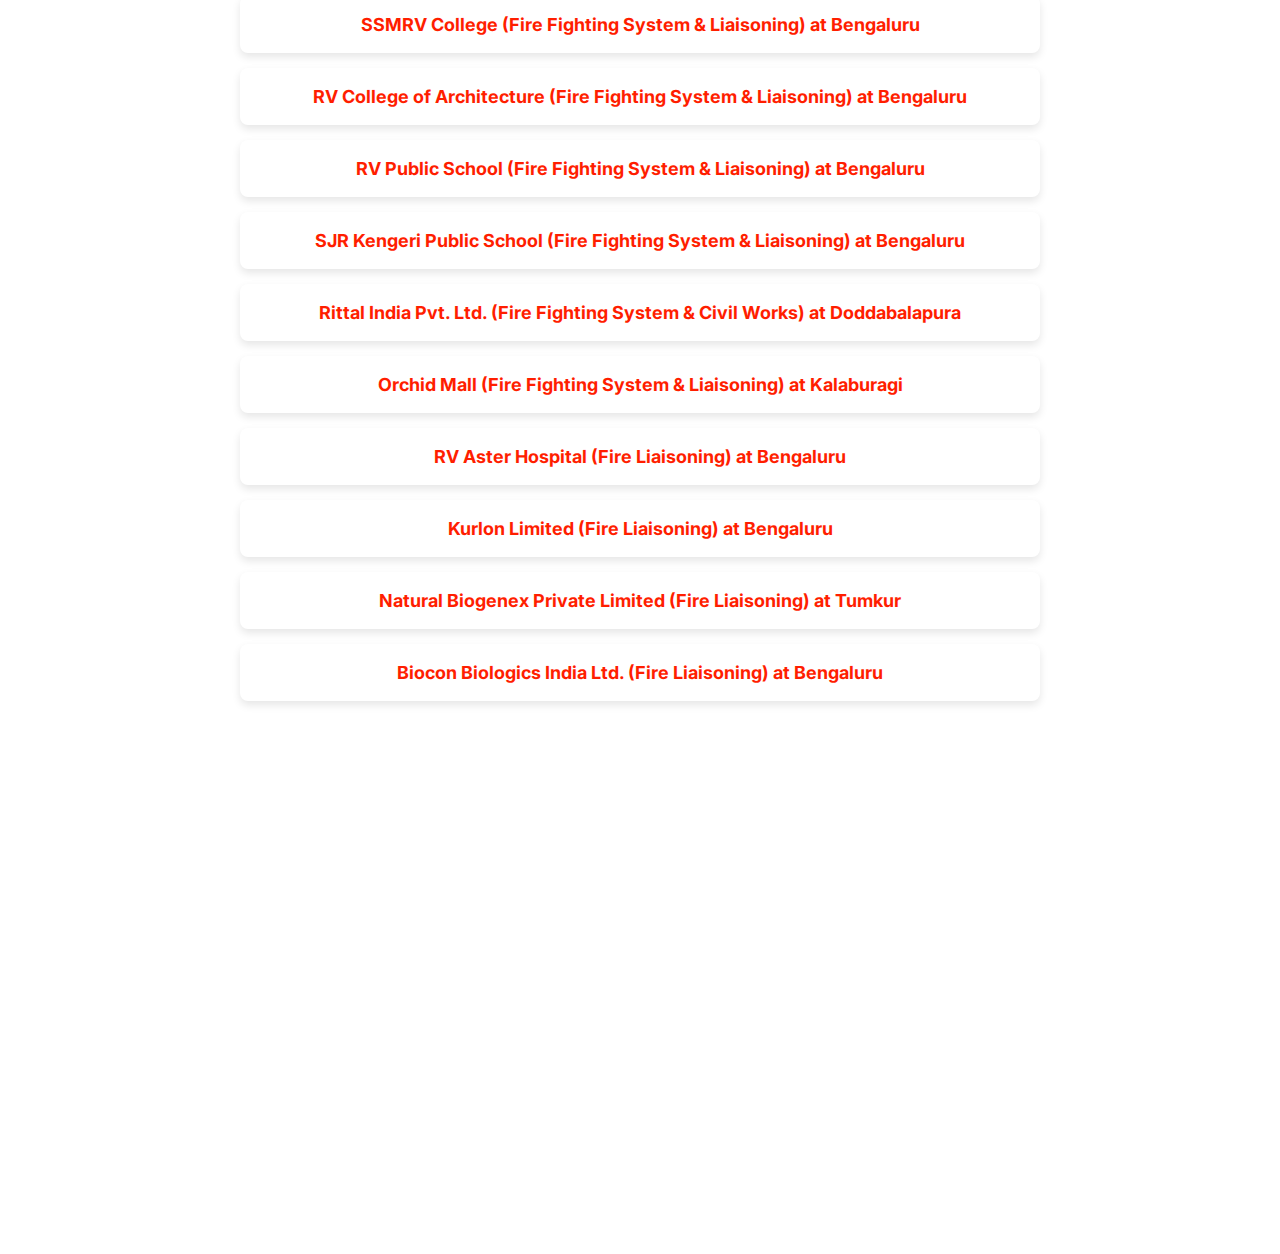
<file: proj.html>
<!DOCTYPE html>
<html lang="en">

<head>
    <meta charset="utf-8">
    <title>DECCAN FIRE PROTECTION SYSTEM</title>
    <meta content="width=device-width, initial-scale=1.0" name="viewport">
    <meta content="" name="keywords">
    <meta content="" name="description">

    <!-- Favicon -->
    <link href="img/favicon.ico" rel="icon">

    <!-- Google Web Fonts -->
    <link rel="preconnect" href="https://fonts.googleapis.com">
    <link rel="preconnect" href="https://fonts.gstatic.com" crossorigin>
    <link
        href="https://fonts.googleapis.com/css2?family=Inter:wght@400;500;600&family=Saira:wght@500;600;700&display=swap"
        rel="stylesheet">

    <!-- Icon Font Stylesheet -->
    <link href="https://cdnjs.cloudflare.com/ajax/libs/font-awesome/5.10.0/css/all.min.css" rel="stylesheet">
    <link href="https://cdn.jsdelivr.net/npm/bootstrap-icons@1.4.1/font/bootstrap-icons.css" rel="stylesheet">

    <!-- Libraries Stylesheet -->
    <link href="lib/animate/animate.min.css" rel="stylesheet">
    <link href="lib/owlcarousel/assets/owl.carousel.min.css" rel="stylesheet">

    <!-- Customized Bootstrap Stylesheet -->
    <link href="css/bootstrap.min.css" rel="stylesheet">

    <!-- Template Stylesheet -->
    <link href="css/style.css" rel="stylesheet">
    <style>
        .projects {
            max-width: 800px;
            margin-top: 100px;
            text-align: center;
            margin: 100px auto 0 auto;
            /* Centers it horizontally */
        }

        h2 {
            color: #0c032a;
        }

        .project-list {
            display: grid;
            grid-template-columns: 1fr;
            gap: 15px;
            margin-top: 20px;
        }

        .project-card {
            background: white;
            padding: 15px;
            border-radius: 8px;
            box-shadow: 0 4px 8px rgba(0, 0, 0, 0.1);
            transition: transform 0.3s ease-in-out, box-shadow 0.3s ease-in-out;
        }

        .project-card:hover {
            transform: translateY(-5px);
            box-shadow: 0 6px 12px rgba(0, 0, 0, 0.2);
        }

        .project-name {
            font-size: 18px;
            font-weight: bold;
            color: #ff1e00;
        }
    </style>
</head>

<body>
    <!-- Spinner Start -->
    <div id="spinner"
        class="show bg-white position-fixed translate-middle w-100 vh-100 top-50 start-50 d-flex align-items-center justify-content-center">
        <div class="spinner-grow text-primary" role="status"></div>
    </div>
    <!-- Spinner End -->


    <!-- Navbar Start -->
    <div class="container-fluid fixed-top px-0 wow fadeIn" data-wow-delay="0.1s">
        <nav class="navbar navbar-expand-lg navbar-dark py-lg-0 px-lg-5 wow fadeIn" data-wow-delay="0.1s">
            <a href="index.html" class="navbar-brand ms-4 ms-lg-0 d-flex align-items-center">
                <!-- Add your logo image here -->
                <img src="img/LOGO-removebg-preview.png" alt="Logo" style="height: 70px; margin-right: 10px;">
                <h1 class="fw-bold text-primary m-0">DECCAN FIRE</h1>
            </a>
            <button type="button" class="navbar-toggler me-4" data-bs-toggle="collapse" data-bs-target="#navbarCollapse">
                <span class="navbar-toggler-icon"></span>
            </button>
            <div class="collapse navbar-collapse" id="navbarCollapse">
                <div class="navbar-nav ms-auto p-4 p-lg-0">
                    <a href="index.html" class="nav-item nav-link ">Home</a>
                    <a href="about.html" class="nav-item nav-link ">About</a>
                    <a href="proj.html" class="nav-item nav-link active">Projects</a>
                    <a href="contact.html" class="nav-item nav-link">Contact</a>
                </div>
            </div>
        </nav>
    </div>
    
    <!-- Navbar End -->



    <!-- Page Header Start -->
    <div class="container-fluid page-header mb-5 wow fadeIn" data-wow-delay="0.1s">
        <div class="container text-center">
            <h1 class="display-4 text-white animated slideInDown mb-4">Our Projects</h1>
            <nav aria-label="breadcrumb animated slideInDown">
                <ol class="breadcrumb justify-content-center mb-0">
                    <li class="breadcrumb-item"><a class="text-white" href="index.html">Home</a></li>
                    <li class="breadcrumb-item text-primary active" aria-current="page">Projects</li>
                </ol>
            </nav>
        </div>
    </div>
    <!-- Page Header End -->





    <!-- Projects Start -->


    <!--Ongoing projects-->

    <div class="projects">
        <h2>Our Ongoing Projects</h2>
        <div class="project-list">
            <div class="project-card">
                <div class="project-name">RV College of Engineering (Fire Fighting System & Liaisoning) at Bengaluru
                </div>
            </div>
            <div class="project-card">
                <div class="project-name">NMKRV College for Women's (Fire Fighting System & Liaisoning) at Bengaluru
                </div>
            </div>
            <div class="project-card">
                <div class="project-name">RV Legal Studies, RV PU College, and Mangala Mantapa (Fire Fighting System &
                    Liaisoning) at Bengaluru</div>
            </div>
            <div class="project-card">
                <div class="project-name">RV School (Fire Fighting System & Liaisoning) at Bengaluru</div>
            </div>
            <div class="project-card">
                <div class="project-name">BNM Institute of Technology (Fire Fighting System & Liaisoning) at Bengaluru
                </div>
            </div>
            <div class="project-card">
                <div class="project-name">MAM Agro Foods (Fire Fighting System & Liaisoning) at Kalaburagi</div>
            </div>
            <div class="project-card">
                <div class="project-name">MAM Pharmacy College (Fire Fighting System & Liaisoning) at Kalaburagi</div>
            </div>
            <div class="project-card">
                <div class="project-name">Al Badar Hospital (Fire Fighting System & Liaisoning) at Kalaburagi</div>
            </div>
            <div class="project-card">
                <div class="project-name">Sparkles School (Fire Fighting System & Liaisoning) at Kalaburagi</div>
            </div>
            <div class="project-card">
                <div class="project-name">SRS Mega Mall (Fire Fighting System) at Kalaburagi</div>
            </div>
            <div class="project-card">
                <div class="project-name">Global Multiplex Ltd (Fire Liaisoning) at Davangere</div>
            </div>
            <div class="project-card">
                <div class="project-name">Intel Technology India Private Limited (BGA) at Bengaluru</div>
            </div>
        </div>
    </div>

    <!--Completed projects-->
    <div class="projects">
        <h2>Our Completed Projects</h2>
        <div class="project-list">
            <div class="project-card">
                <div class="project-name">SSMRV College (Fire Fighting System & Liaisoning) at Bengaluru</div>
            </div>
            <div class="project-card">
                <div class="project-name">RV College of Architecture (Fire Fighting System & Liaisoning) at Bengaluru
                </div>
            </div>
            <div class="project-card">
                <div class="project-name">RV Public School (Fire Fighting System & Liaisoning) at Bengaluru</div>
            </div>
            <div class="project-card">
                <div class="project-name">SJR Kengeri Public School (Fire Fighting System & Liaisoning) at Bengaluru
                </div>
            </div>
            <div class="project-card">
                <div class="project-name">Rittal India Pvt. Ltd. (Fire Fighting System & Civil Works) at Doddabalapura
                </div>
            </div>
            <div class="project-card">
                <div class="project-name">Orchid Mall (Fire Fighting System & Liaisoning) at Kalaburagi</div>
            </div>
            <div class="project-card">
                <div class="project-name">RV Aster Hospital (Fire Liaisoning) at Bengaluru</div>
            </div>
            <div class="project-card">
                <div class="project-name">Kurlon Limited (Fire Liaisoning) at Bengaluru</div>
            </div>
            <div class="project-card">
                <div class="project-name">Natural Biogenex Private Limited (Fire Liaisoning) at Tumkur</div>
            </div>
            <div class="project-card">
                <div class="project-name">Biocon Biologics India Ltd. (Fire Liaisoning) at Bengaluru</div>
            </div>
        </div>
    </div>
    <!-- Projects End -->



    <!-- Footer Start -->
    <div class="container-fluid bg-dark text-white-50 footer mt-5 pt-5 wow fadeIn" data-wow-delay="0.1s">
        <div class="container py-5">
            <div class="row g-5">
                <div class="col-lg-3 col-md-6">
                    <img src="img/logo-w-bg.png"   alt="Logo" class="mb-4" style="width: 120px; height: auto;">
                    <div class="d-flex pt-2">
                        <a class="btn btn-square me-1" href=""><i class="fab fa-whatsapp"></i></a>
                        <a class="btn btn-square me-1" href=""><i class="fab fa-facebook-f"></i></a>
                        <a class="btn btn-square me-0" href=""><i class="fab fa-instagram"></i></a>
                    </div>
                </div>
                <div class="col-lg-3 col-md-6">
                    <h5 class="text-light mb-4">Address</h5>
                    <p><i class="fa fa-map-marker-alt me-3"></i>No. 36, Ground Floor, Lakshmi Krishna Mansion, Beside
                        Anjeneya Temple, Lazar Road, Frazer Town, Pulikeshi Nagar, Bengaluru - 560 005
                    </p>
                    <p><i class="fa fa-phone-alt me-3"></i>9845352490 / 7892131396
                    </p>
                    <p><i class="fa fa-envelope me-3"></i>dfps.system@gmail.com /<br>deccanfireconsultant@gmail.com</p>
                </div>
                <div class="col-lg-3 col-md-6">
                    <h5 class="text-light mb-4">Quick Links</h5>
                    <a class="btn btn-link" href="index.html">Home</a>
                    <a class="btn btn-link" href="about.html">About Us</a>
                    <a class="btn btn-link" href="proj.html">Our Projects</a>
                    <a class="btn btn-link" href="contact.html">Contact Us</a>
                </div>

            </div>
        </div>
        <div class="container-fluid copyright">
            <div class="container">
                <div class="row">
                    <div class="col-md-6 text-center text-md-start mb-3 mb-md-0">
                        &copy; <a href="index.html">Deccan Fire</a>, All Right Reserved.
                    </div>
                    <div class="col-md-6 text-center text-md-end">
                        <!--/*** This template is free as long as you keep the footer author’s credit link/attribution link/backlink. If you'd like to use the template without the footer author’s credit link/attribution link/backlink, you can purchase the Credit Removal License from "https://htmlcodex.com/credit-removal". Thank you for your support. ***/-->
                        Designed By <a href="https://www.aspironkhuze.com/">Aspiron Khuze Technologies</a>
                    </div>
                </div>
            </div>
        </div>
    </div>
    <!-- Footer End -->


    <!-- Back to Top -->
    <a href="proj.html" class="btn btn-lg btn-primary btn-lg-square back-to-top"><i class="bi bi-arrow-up"></i></a>


    <!-- JavaScript Libraries -->
    <script src="https://code.jquery.com/jquery-3.4.1.min.js"></script>
    <script src="https://cdn.jsdelivr.net/npm/bootstrap@5.0.0/dist/js/bootstrap.bundle.min.js"></script>
    <script src="lib/wow/wow.min.js"></script>
    <script src="lib/easing/easing.min.js"></script>
    <script src="lib/waypoints/waypoints.min.js"></script>
    <script src="lib/owlcarousel/owl.carousel.min.js"></script>
    <script src="lib/parallax/parallax.min.js"></script>

    <!-- Template Javascript -->
    <script src="js/main.js"></script>
</body>

</html>
</file>
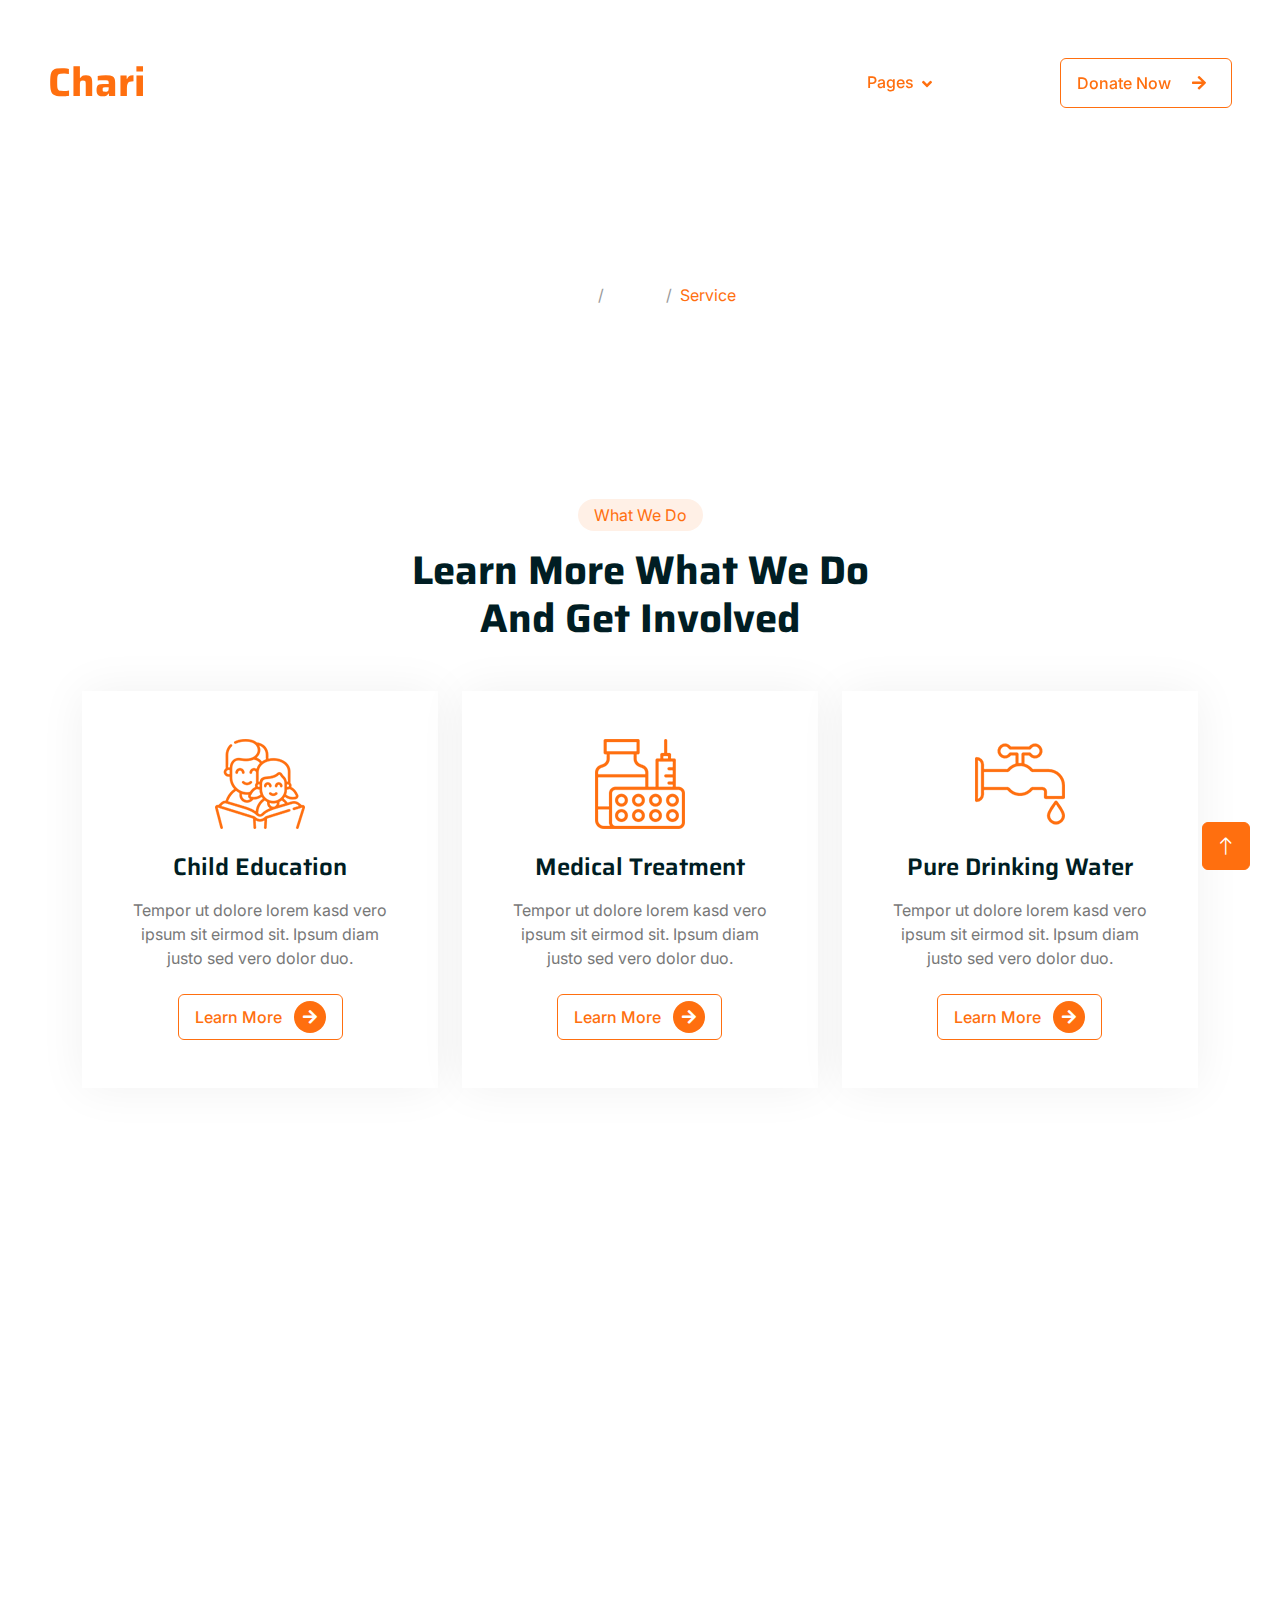
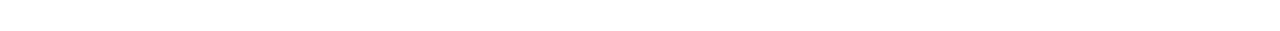
<file: service.html>
<!DOCTYPE html>
<html lang="en">

<head>
    <meta charset="utf-8">
    <title>ChariTeam - Free Nonprofit Website Template</title>
    <meta content="width=device-width, initial-scale=1.0" name="viewport">
    <meta content="" name="keywords">
    <meta content="" name="description">

    <!-- Favicon -->
    <link href="img/favicon.ico" rel="icon">

    <!-- Google Web Fonts -->
    <link rel="preconnect" href="https://fonts.googleapis.com">
    <link rel="preconnect" href="https://fonts.gstatic.com" crossorigin>
    <link href="https://fonts.googleapis.com/css2?family=Inter:wght@400;500;600&family=Saira:wght@500;600;700&display=swap" rel="stylesheet"> 

    <!-- Icon Font Stylesheet -->
    <link href="https://cdnjs.cloudflare.com/ajax/libs/font-awesome/5.10.0/css/all.min.css" rel="stylesheet">
    <link href="https://cdn.jsdelivr.net/npm/bootstrap-icons@1.4.1/font/bootstrap-icons.css" rel="stylesheet">

    <!-- Libraries Stylesheet -->
    <link href="lib/animate/animate.min.css" rel="stylesheet">
    <link href="lib/owlcarousel/assets/owl.carousel.min.css" rel="stylesheet">

    <!-- Customized Bootstrap Stylesheet -->
    <link href="css/bootstrap.min.css" rel="stylesheet">

    <!-- Template Stylesheet -->
    <link href="css/style.css" rel="stylesheet">
</head>

<body>
    <!-- Spinner Start -->
    <div id="spinner" class="show bg-white position-fixed translate-middle w-100 vh-100 top-50 start-50 d-flex align-items-center justify-content-center">
        <div class="spinner-grow text-primary" role="status"></div>
    </div>
    <!-- Spinner End -->


    <!-- Navbar Start -->
    <div class="container-fluid fixed-top px-0 wow fadeIn" data-wow-delay="0.1s">
        <div class="top-bar text-white-50 row gx-0 align-items-center d-none d-lg-flex">
            <div class="col-lg-6 px-5 text-start">
                <small><i class="fa fa-map-marker-alt me-2"></i>123 Street, New York, USA</small>
                <small class="ms-4"><i class="fa fa-envelope me-2"></i>info@example.com</small>
            </div>
            <div class="col-lg-6 px-5 text-end">
                <small>Follow us:</small>
                <a class="text-white-50 ms-3" href=""><i class="fab fa-facebook-f"></i></a>
                <a class="text-white-50 ms-3" href=""><i class="fab fa-twitter"></i></a>
                <a class="text-white-50 ms-3" href=""><i class="fab fa-linkedin-in"></i></a>
                <a class="text-white-50 ms-3" href=""><i class="fab fa-instagram"></i></a>
            </div>
        </div>

        <nav class="navbar navbar-expand-lg navbar-dark py-lg-0 px-lg-5 wow fadeIn" data-wow-delay="0.1s">
            <a href="index.html" class="navbar-brand ms-4 ms-lg-0">
                <h1 class="fw-bold text-primary m-0">Chari<span class="text-white">Team</span></h1>
            </a>
            <button type="button" class="navbar-toggler me-4" data-bs-toggle="collapse" data-bs-target="#navbarCollapse">
                <span class="navbar-toggler-icon"></span>
            </button>
            <div class="collapse navbar-collapse" id="navbarCollapse">
                <div class="navbar-nav ms-auto p-4 p-lg-0">
                    <a href="index.html" class="nav-item nav-link">Home</a>
                    <a href="about.html" class="nav-item nav-link">About</a>
                    <a href="causes.html" class="nav-item nav-link">Causes</a>
                    <div class="nav-item dropdown">
                        <a href="#" class="nav-link dropdown-toggle active" data-bs-toggle="dropdown">Pages</a>
                        <div class="dropdown-menu m-0">
                            <a href="service.html" class="dropdown-item active">Service</a>
                            <a href="donate.html" class="dropdown-item">Donate</a>
                            <a href="team.html" class="dropdown-item">Our Team</a>
                            <a href="testimonial.html" class="dropdown-item">Testimonial</a>
                            <a href="404.html" class="dropdown-item">404 Page</a>
                        </div>
                    </div>
                    <a href="contact.html" class="nav-item nav-link">Contact</a>
                </div>
                <div class="d-none d-lg-flex ms-2">
                    <a class="btn btn-outline-primary py-2 px-3" href="">
                        Donate Now
                        <div class="d-inline-flex btn-sm-square bg-white text-primary rounded-circle ms-2">
                            <i class="fa fa-arrow-right"></i>
                        </div>
                    </a>
                </div>
            </div>
        </nav>
    </div>
    <!-- Navbar End -->


    <!-- Page Header Start -->
    <div class="container-fluid page-header mb-5 wow fadeIn" data-wow-delay="0.1s">
        <div class="container text-center">
            <h1 class="display-4 text-white animated slideInDown mb-4">Service</h1>
            <nav aria-label="breadcrumb animated slideInDown">
                <ol class="breadcrumb justify-content-center mb-0">
                    <li class="breadcrumb-item"><a class="text-white" href="#">Home</a></li>
                    <li class="breadcrumb-item"><a class="text-white" href="#">Pages</a></li>
                    <li class="breadcrumb-item text-primary active" aria-current="page">Service</li>
                </ol>
            </nav>
        </div>
    </div>
    <!-- Page Header End -->


    <!-- Service Start -->
    <div class="container-xxl py-5">
        <div class="container">
            <div class="text-center mx-auto mb-5 wow fadeInUp" data-wow-delay="0.1s" style="max-width: 500px;">
                <div class="d-inline-block rounded-pill bg-secondary text-primary py-1 px-3 mb-3">What We Do</div>
                <h1 class="display-6 mb-5">Learn More What We Do And Get Involved</h1>
            </div>
            <div class="row g-4 justify-content-center">
                <div class="col-lg-4 col-md-6 wow fadeInUp" data-wow-delay="0.1s">
                    <div class="service-item bg-white text-center h-100 p-4 p-xl-5">
                        <img class="img-fluid mb-4" src="img/icon-1.png" alt="">
                        <h4 class="mb-3">Child Education</h4>
                        <p class="mb-4">Tempor ut dolore lorem kasd vero ipsum sit eirmod sit. Ipsum diam justo sed vero dolor duo.</p>
                        <a class="btn btn-outline-primary px-3" href="">
                            Learn More
                            <div class="d-inline-flex btn-sm-square bg-primary text-white rounded-circle ms-2">
                                <i class="fa fa-arrow-right"></i>
                            </div>
                        </a>
                    </div>
                </div>
                <div class="col-lg-4 col-md-6 wow fadeInUp" data-wow-delay="0.3s">
                    <div class="service-item bg-white text-center h-100 p-4 p-xl-5">
                        <img class="img-fluid mb-4" src="img/icon-2.png" alt="">
                        <h4 class="mb-3">Medical Treatment</h4>
                        <p class="mb-4">Tempor ut dolore lorem kasd vero ipsum sit eirmod sit. Ipsum diam justo sed vero dolor duo.</p>
                        <a class="btn btn-outline-primary px-3" href="">
                            Learn More
                            <div class="d-inline-flex btn-sm-square bg-primary text-white rounded-circle ms-2">
                                <i class="fa fa-arrow-right"></i>
                            </div>
                        </a>
                    </div>
                </div>
                <div class="col-lg-4 col-md-6 wow fadeInUp" data-wow-delay="0.5s">
                    <div class="service-item bg-white text-center h-100 p-4 p-xl-5">
                        <img class="img-fluid mb-4" src="img/icon-3.png" alt="">
                        <h4 class="mb-3">Pure Drinking Water</h4>
                        <p class="mb-4">Tempor ut dolore lorem kasd vero ipsum sit eirmod sit. Ipsum diam justo sed vero dolor duo.</p>
                        <a class="btn btn-outline-primary px-3" href="">
                            Learn More
                            <div class="d-inline-flex btn-sm-square bg-primary text-white rounded-circle ms-2">
                                <i class="fa fa-arrow-right"></i>
                            </div>
                        </a>
                    </div>
                </div>
            </div>
        </div>
    </div>
    <!-- Service End -->
        

    <!-- Footer Start -->
    <div class="container-fluid bg-dark text-white-50 footer mt-5 pt-5 wow fadeIn" data-wow-delay="0.1s">
        <div class="container py-5">
            <div class="row g-5">
                <div class="col-lg-3 col-md-6">
                    <h1 class="fw-bold text-primary mb-4">Chari<span class="text-white">Team</span></h1>
                    <p>Diam dolor diam ipsum sit. Aliqu diam amet diam et eos. Clita erat ipsum et lorem et sit, sed stet lorem sit clita</p>
                    <div class="d-flex pt-2">
                        <a class="btn btn-square me-1" href=""><i class="fab fa-twitter"></i></a>
                        <a class="btn btn-square me-1" href=""><i class="fab fa-facebook-f"></i></a>
                        <a class="btn btn-square me-1" href=""><i class="fab fa-youtube"></i></a>
                        <a class="btn btn-square me-0" href=""><i class="fab fa-linkedin-in"></i></a>
                    </div>
                </div>
                <div class="col-lg-3 col-md-6">
                    <h5 class="text-light mb-4">Address</h5>
                    <p><i class="fa fa-map-marker-alt me-3"></i>123 Street, New York, USA</p>
                    <p><i class="fa fa-phone-alt me-3"></i>+012 345 67890</p>
                    <p><i class="fa fa-envelope me-3"></i>info@example.com</p>
                </div>
                <div class="col-lg-3 col-md-6">
                    <h5 class="text-light mb-4">Quick Links</h5>
                    <a class="btn btn-link" href="">About Us</a>
                    <a class="btn btn-link" href="">Contact Us</a>
                    <a class="btn btn-link" href="">Our Services</a>
                    <a class="btn btn-link" href="">Terms & Condition</a>
                    <a class="btn btn-link" href="">Support</a>
                </div>
                <div class="col-lg-3 col-md-6">
                    <h5 class="text-light mb-4">Newsletter</h5>
                    <p>Dolor amet sit justo amet elitr clita ipsum elitr est.</p>
                    <div class="position-relative mx-auto" style="max-width: 400px;">
                        <input class="form-control bg-transparent w-100 py-3 ps-4 pe-5" type="text" placeholder="Your email">
                        <button type="button" class="btn btn-primary py-2 position-absolute top-0 end-0 mt-2 me-2">SignUp</button>
                    </div>
                </div>
            </div>
        </div>
        <div class="container-fluid copyright">
            <div class="container">
                <div class="row">
                    <div class="col-md-6 text-center text-md-start mb-3 mb-md-0">
                        &copy; <a href="#">Your Site Name</a>, All Right Reserved.
                    </div>
                    <div class="col-md-6 text-center text-md-end">
                        <!--/*** This template is free as long as you keep the footer author’s credit link/attribution link/backlink. If you'd like to use the template without the footer author’s credit link/attribution link/backlink, you can purchase the Credit Removal License from "https://htmlcodex.com/credit-removal". Thank you for your support. ***/-->
                        Designed By <a href="https://www.aspironkhuze.com/">Aspiron Khuze Technologies</a>
                    </div>
                </div>
            </div>
        </div>
    </div>
    <!-- Footer End -->


    <!-- Back to Top -->
    <a href="#" class="btn btn-lg btn-primary btn-lg-square back-to-top"><i class="bi bi-arrow-up"></i></a>


    <!-- JavaScript Libraries -->
    <script src="https://code.jquery.com/jquery-3.4.1.min.js"></script>
    <script src="https://cdn.jsdelivr.net/npm/bootstrap@5.0.0/dist/js/bootstrap.bundle.min.js"></script>
    <script src="lib/wow/wow.min.js"></script>
    <script src="lib/easing/easing.min.js"></script>
    <script src="lib/waypoints/waypoints.min.js"></script>
    <script src="lib/owlcarousel/owl.carousel.min.js"></script>
    <script src="lib/parallax/parallax.min.js"></script>

    <!-- Template Javascript -->
    <script src="js/main.js"></script>
</body>

</html>
</file>
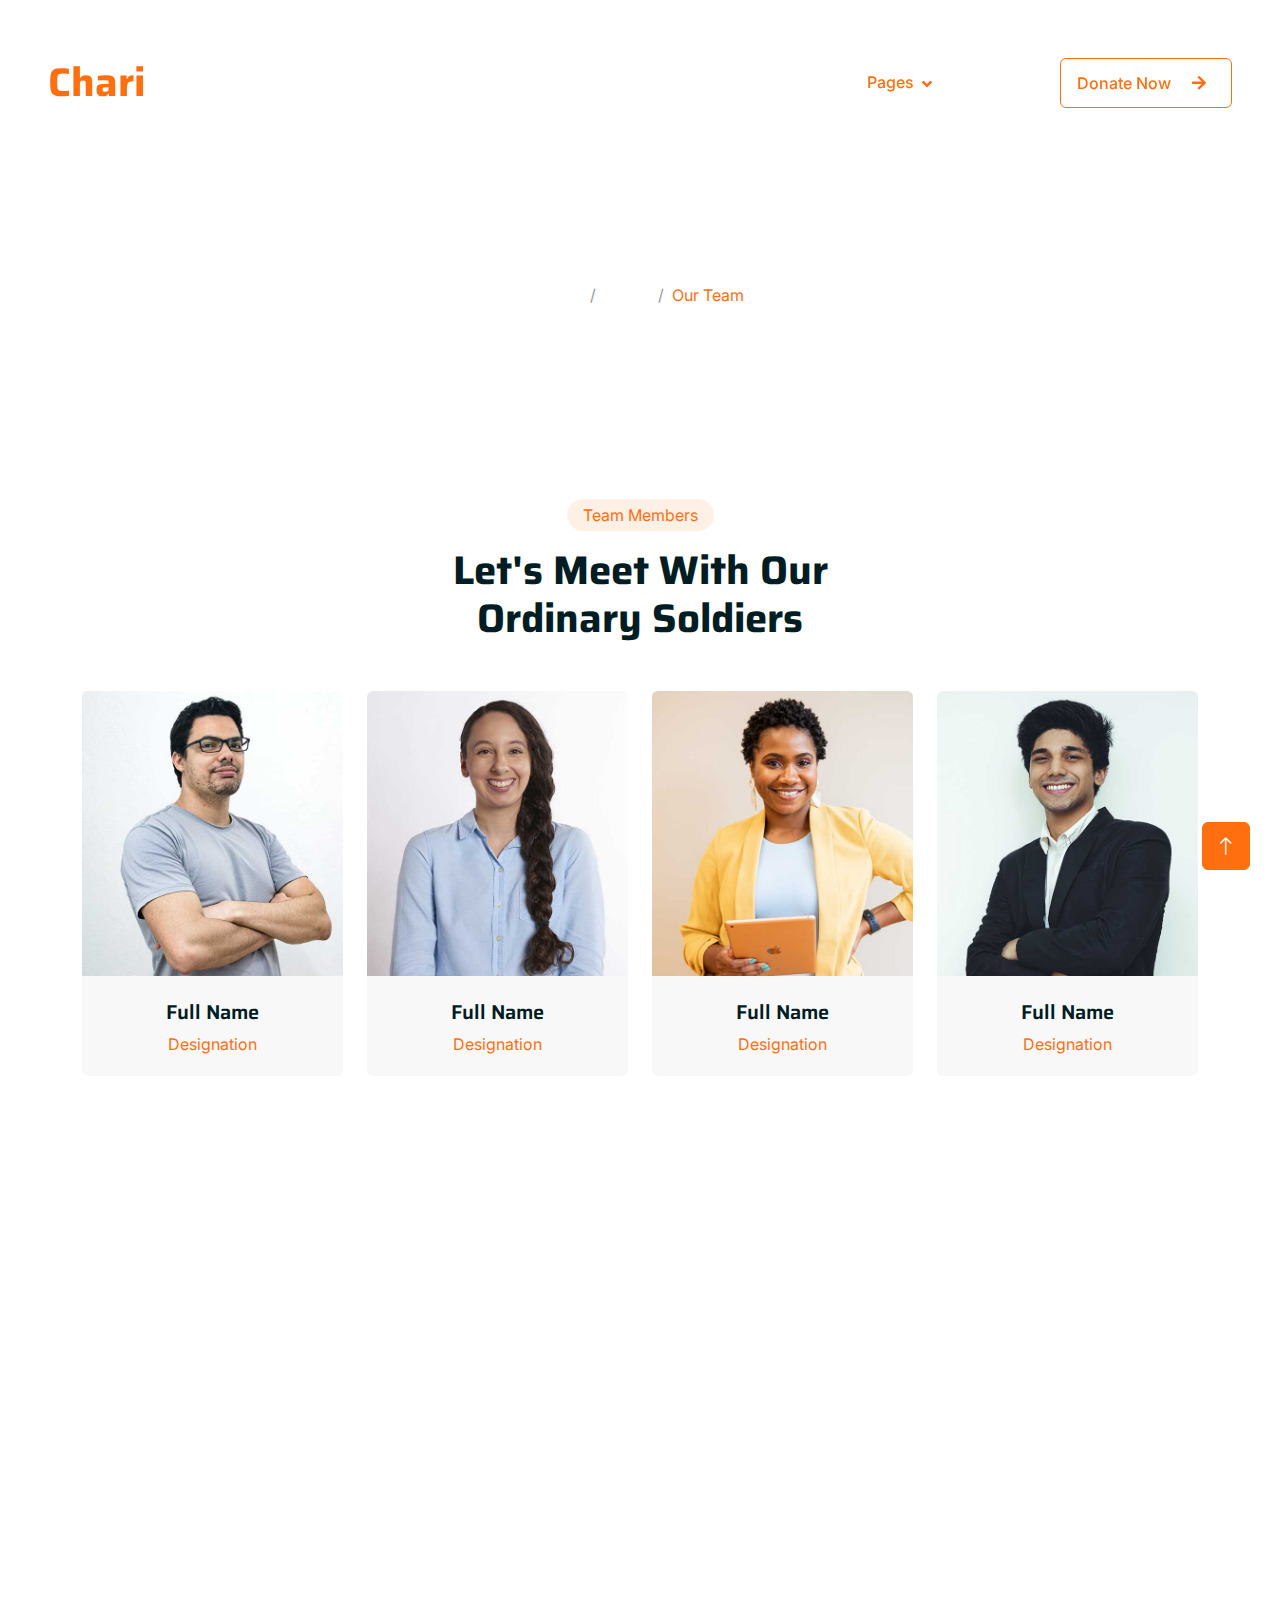
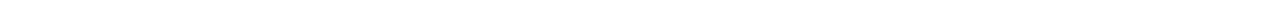
<file: team.html>
<!DOCTYPE html>
<html lang="en">

<head>
    <meta charset="utf-8">
    <title>ChariTeam - Free Nonprofit Website Template</title>
    <meta content="width=device-width, initial-scale=1.0" name="viewport">
    <meta content="" name="keywords">
    <meta content="" name="description">

    <!-- Favicon -->
    <link href="img/favicon.ico" rel="icon">

    <!-- Google Web Fonts -->
    <link rel="preconnect" href="https://fonts.googleapis.com">
    <link rel="preconnect" href="https://fonts.gstatic.com" crossorigin>
    <link href="https://fonts.googleapis.com/css2?family=Inter:wght@400;500;600&family=Saira:wght@500;600;700&display=swap" rel="stylesheet"> 

    <!-- Icon Font Stylesheet -->
    <link href="https://cdnjs.cloudflare.com/ajax/libs/font-awesome/5.10.0/css/all.min.css" rel="stylesheet">
    <link href="https://cdn.jsdelivr.net/npm/bootstrap-icons@1.4.1/font/bootstrap-icons.css" rel="stylesheet">

    <!-- Libraries Stylesheet -->
    <link href="lib/animate/animate.min.css" rel="stylesheet">
    <link href="lib/owlcarousel/assets/owl.carousel.min.css" rel="stylesheet">

    <!-- Customized Bootstrap Stylesheet -->
    <link href="css/bootstrap.min.css" rel="stylesheet">

    <!-- Template Stylesheet -->
    <link href="css/style.css" rel="stylesheet">
</head>

<body>
    <!-- Spinner Start -->
    <div id="spinner" class="show bg-white position-fixed translate-middle w-100 vh-100 top-50 start-50 d-flex align-items-center justify-content-center">
        <div class="spinner-grow text-primary" role="status"></div>
    </div>
    <!-- Spinner End -->


    <!-- Navbar Start -->
    <div class="container-fluid fixed-top px-0 wow fadeIn" data-wow-delay="0.1s">
        <div class="top-bar text-white-50 row gx-0 align-items-center d-none d-lg-flex">
            <div class="col-lg-6 px-5 text-start">
                <small><i class="fa fa-map-marker-alt me-2"></i>123 Street, New York, USA</small>
                <small class="ms-4"><i class="fa fa-envelope me-2"></i>info@example.com</small>
            </div>
            <div class="col-lg-6 px-5 text-end">
                <small>Follow us:</small>
                <a class="text-white-50 ms-3" href=""><i class="fab fa-facebook-f"></i></a>
                <a class="text-white-50 ms-3" href=""><i class="fab fa-twitter"></i></a>
                <a class="text-white-50 ms-3" href=""><i class="fab fa-linkedin-in"></i></a>
                <a class="text-white-50 ms-3" href=""><i class="fab fa-instagram"></i></a>
            </div>
        </div>

        <nav class="navbar navbar-expand-lg navbar-dark py-lg-0 px-lg-5 wow fadeIn" data-wow-delay="0.1s">
            <a href="index.html" class="navbar-brand ms-4 ms-lg-0">
                <h1 class="fw-bold text-primary m-0">Chari<span class="text-white">Team</span></h1>
            </a>
            <button type="button" class="navbar-toggler me-4" data-bs-toggle="collapse" data-bs-target="#navbarCollapse">
                <span class="navbar-toggler-icon"></span>
            </button>
            <div class="collapse navbar-collapse" id="navbarCollapse">
                <div class="navbar-nav ms-auto p-4 p-lg-0">
                    <a href="index.html" class="nav-item nav-link">Home</a>
                    <a href="about.html" class="nav-item nav-link">About</a>
                    <a href="causes.html" class="nav-item nav-link">Causes</a>
                    <div class="nav-item dropdown">
                        <a href="#" class="nav-link dropdown-toggle active" data-bs-toggle="dropdown">Pages</a>
                        <div class="dropdown-menu m-0">
                            <a href="service.html" class="dropdown-item">Service</a>
                            <a href="donate.html" class="dropdown-item">Donate</a>
                            <a href="team.html" class="dropdown-item active">Our Team</a>
                            <a href="testimonial.html" class="dropdown-item">Testimonial</a>
                            <a href="404.html" class="dropdown-item">404 Page</a>
                        </div>
                    </div>
                    <a href="contact.html" class="nav-item nav-link">Contact</a>
                </div>
                <div class="d-none d-lg-flex ms-2">
                    <a class="btn btn-outline-primary py-2 px-3" href="">
                        Donate Now
                        <div class="d-inline-flex btn-sm-square bg-white text-primary rounded-circle ms-2">
                            <i class="fa fa-arrow-right"></i>
                        </div>
                    </a>
                </div>
            </div>
        </nav>
    </div>
    <!-- Navbar End -->


    <!-- Page Header Start -->
    <div class="container-fluid page-header mb-5 wow fadeIn" data-wow-delay="0.1s">
        <div class="container text-center">
            <h1 class="display-4 text-white animated slideInDown mb-4">Our Team</h1>
            <nav aria-label="breadcrumb animated slideInDown">
                <ol class="breadcrumb justify-content-center mb-0">
                    <li class="breadcrumb-item"><a class="text-white" href="#">Home</a></li>
                    <li class="breadcrumb-item"><a class="text-white" href="#">Pages</a></li>
                    <li class="breadcrumb-item text-primary active" aria-current="page">Our Team</li>
                </ol>
            </nav>
        </div>
    </div>
    <!-- Page Header End -->


    <!-- Team Start -->
    <div class="container-xxl py-5">
        <div class="container">
            <div class="text-center mx-auto mb-5 wow fadeInUp" data-wow-delay="0.1s" style="max-width: 500px;">
                <div class="d-inline-block rounded-pill bg-secondary text-primary py-1 px-3 mb-3">Team Members</div>
                <h1 class="display-6 mb-5">Let's Meet With Our Ordinary Soldiers</h1>
            </div>
            <div class="row g-4">
                <div class="col-lg-3 col-md-6 wow fadeInUp" data-wow-delay="0.1s">
                    <div class="team-item position-relative rounded overflow-hidden">
                        <div class="overflow-hidden">
                            <img class="img-fluid" src="img/team-1.jpg" alt="">
                        </div>
                        <div class="team-text bg-light text-center p-4">
                            <h5>Full Name</h5>
                            <p class="text-primary">Designation</p>
                            <div class="team-social text-center">
                                <a class="btn btn-square" href=""><i class="fab fa-facebook-f"></i></a>
                                <a class="btn btn-square" href=""><i class="fab fa-twitter"></i></a>
                                <a class="btn btn-square" href=""><i class="fab fa-instagram"></i></a>
                            </div>
                        </div>
                    </div>
                </div>
                <div class="col-lg-3 col-md-6 wow fadeInUp" data-wow-delay="0.3s">
                    <div class="team-item position-relative rounded overflow-hidden">
                        <div class="overflow-hidden">
                            <img class="img-fluid" src="img/team-2.jpg" alt="">
                        </div>
                        <div class="team-text bg-light text-center p-4">
                            <h5>Full Name</h5>
                            <p class="text-primary">Designation</p>
                            <div class="team-social text-center">
                                <a class="btn btn-square" href=""><i class="fab fa-facebook-f"></i></a>
                                <a class="btn btn-square" href=""><i class="fab fa-twitter"></i></a>
                                <a class="btn btn-square" href=""><i class="fab fa-instagram"></i></a>
                            </div>
                        </div>
                    </div>
                </div>
                <div class="col-lg-3 col-md-6 wow fadeInUp" data-wow-delay="0.5s">
                    <div class="team-item position-relative rounded overflow-hidden">
                        <div class="overflow-hidden">
                            <img class="img-fluid" src="img/team-3.jpg" alt="">
                        </div>
                        <div class="team-text bg-light text-center p-4">
                            <h5>Full Name</h5>
                            <p class="text-primary">Designation</p>
                            <div class="team-social text-center">
                                <a class="btn btn-square" href=""><i class="fab fa-facebook-f"></i></a>
                                <a class="btn btn-square" href=""><i class="fab fa-twitter"></i></a>
                                <a class="btn btn-square" href=""><i class="fab fa-instagram"></i></a>
                            </div>
                        </div>
                    </div>
                </div>
                <div class="col-lg-3 col-md-6 wow fadeInUp" data-wow-delay="0.7s">
                    <div class="team-item position-relative rounded overflow-hidden">
                        <div class="overflow-hidden">
                            <img class="img-fluid" src="img/team-4.jpg" alt="">
                        </div>
                        <div class="team-text bg-light text-center p-4">
                            <h5>Full Name</h5>
                            <p class="text-primary">Designation</p>
                            <div class="team-social text-center">
                                <a class="btn btn-square" href=""><i class="fab fa-facebook-f"></i></a>
                                <a class="btn btn-square" href=""><i class="fab fa-twitter"></i></a>
                                <a class="btn btn-square" href=""><i class="fab fa-instagram"></i></a>
                            </div>
                        </div>
                    </div>
                </div>
            </div>
        </div>
    </div>
    <!-- Team End -->


    <!-- Footer Start -->
    <div class="container-fluid bg-dark text-white-50 footer mt-5 pt-5 wow fadeIn" data-wow-delay="0.1s">
        <div class="container py-5">
            <div class="row g-5">
                <div class="col-lg-3 col-md-6">
                    <h1 class="fw-bold text-primary mb-4">Chari<span class="text-white">Team</span></h1>
                    <p>Diam dolor diam ipsum sit. Aliqu diam amet diam et eos. Clita erat ipsum et lorem et sit, sed stet lorem sit clita</p>
                    <div class="d-flex pt-2">
                        <a class="btn btn-square me-1" href=""><i class="fab fa-twitter"></i></a>
                        <a class="btn btn-square me-1" href=""><i class="fab fa-facebook-f"></i></a>
                        <a class="btn btn-square me-1" href=""><i class="fab fa-youtube"></i></a>
                        <a class="btn btn-square me-0" href=""><i class="fab fa-linkedin-in"></i></a>
                    </div>
                </div>
                <div class="col-lg-3 col-md-6">
                    <h5 class="text-light mb-4">Address</h5>
                    <p><i class="fa fa-map-marker-alt me-3"></i>123 Street, New York, USA</p>
                    <p><i class="fa fa-phone-alt me-3"></i>+012 345 67890</p>
                    <p><i class="fa fa-envelope me-3"></i>info@example.com</p>
                </div>
                <div class="col-lg-3 col-md-6">
                    <h5 class="text-light mb-4">Quick Links</h5>
                    <a class="btn btn-link" href="">About Us</a>
                    <a class="btn btn-link" href="">Contact Us</a>
                    <a class="btn btn-link" href="">Our Services</a>
                    <a class="btn btn-link" href="">Terms & Condition</a>
                    <a class="btn btn-link" href="">Support</a>
                </div>
                <div class="col-lg-3 col-md-6">
                    <h5 class="text-light mb-4">Newsletter</h5>
                    <p>Dolor amet sit justo amet elitr clita ipsum elitr est.</p>
                    <div class="position-relative mx-auto" style="max-width: 400px;">
                        <input class="form-control bg-transparent w-100 py-3 ps-4 pe-5" type="text" placeholder="Your email">
                        <button type="button" class="btn btn-primary py-2 position-absolute top-0 end-0 mt-2 me-2">SignUp</button>
                    </div>
                </div>
            </div>
        </div>
        <div class="container-fluid copyright">
            <div class="container">
                <div class="row">
                    <div class="col-md-6 text-center text-md-start mb-3 mb-md-0">
                        &copy; <a href="#">Your Site Name</a>, All Right Reserved.
                    </div>
                    <div class="col-md-6 text-center text-md-end">
                        <!--/*** This template is free as long as you keep the footer author’s credit link/attribution link/backlink. If you'd like to use the template without the footer author’s credit link/attribution link/backlink, you can purchase the Credit Removal License from "https://htmlcodex.com/credit-removal". Thank you for your support. ***/-->
                        Designed By <a href="https://www.aspironkhuze.com/">Aspiron Khuze Technologies</a>
                    </div>
                </div>
            </div>
        </div>
    </div>
    <!-- Footer End -->


    <!-- Back to Top -->
    <a href="#" class="btn btn-lg btn-primary btn-lg-square back-to-top"><i class="bi bi-arrow-up"></i></a>


    <!-- JavaScript Libraries -->
    <script src="https://code.jquery.com/jquery-3.4.1.min.js"></script>
    <script src="https://cdn.jsdelivr.net/npm/bootstrap@5.0.0/dist/js/bootstrap.bundle.min.js"></script>
    <script src="lib/wow/wow.min.js"></script>
    <script src="lib/easing/easing.min.js"></script>
    <script src="lib/waypoints/waypoints.min.js"></script>
    <script src="lib/owlcarousel/owl.carousel.min.js"></script>
    <script src="lib/parallax/parallax.min.js"></script>

    <!-- Template Javascript -->
    <script src="js/main.js"></script>
</body>

</html>
</file>
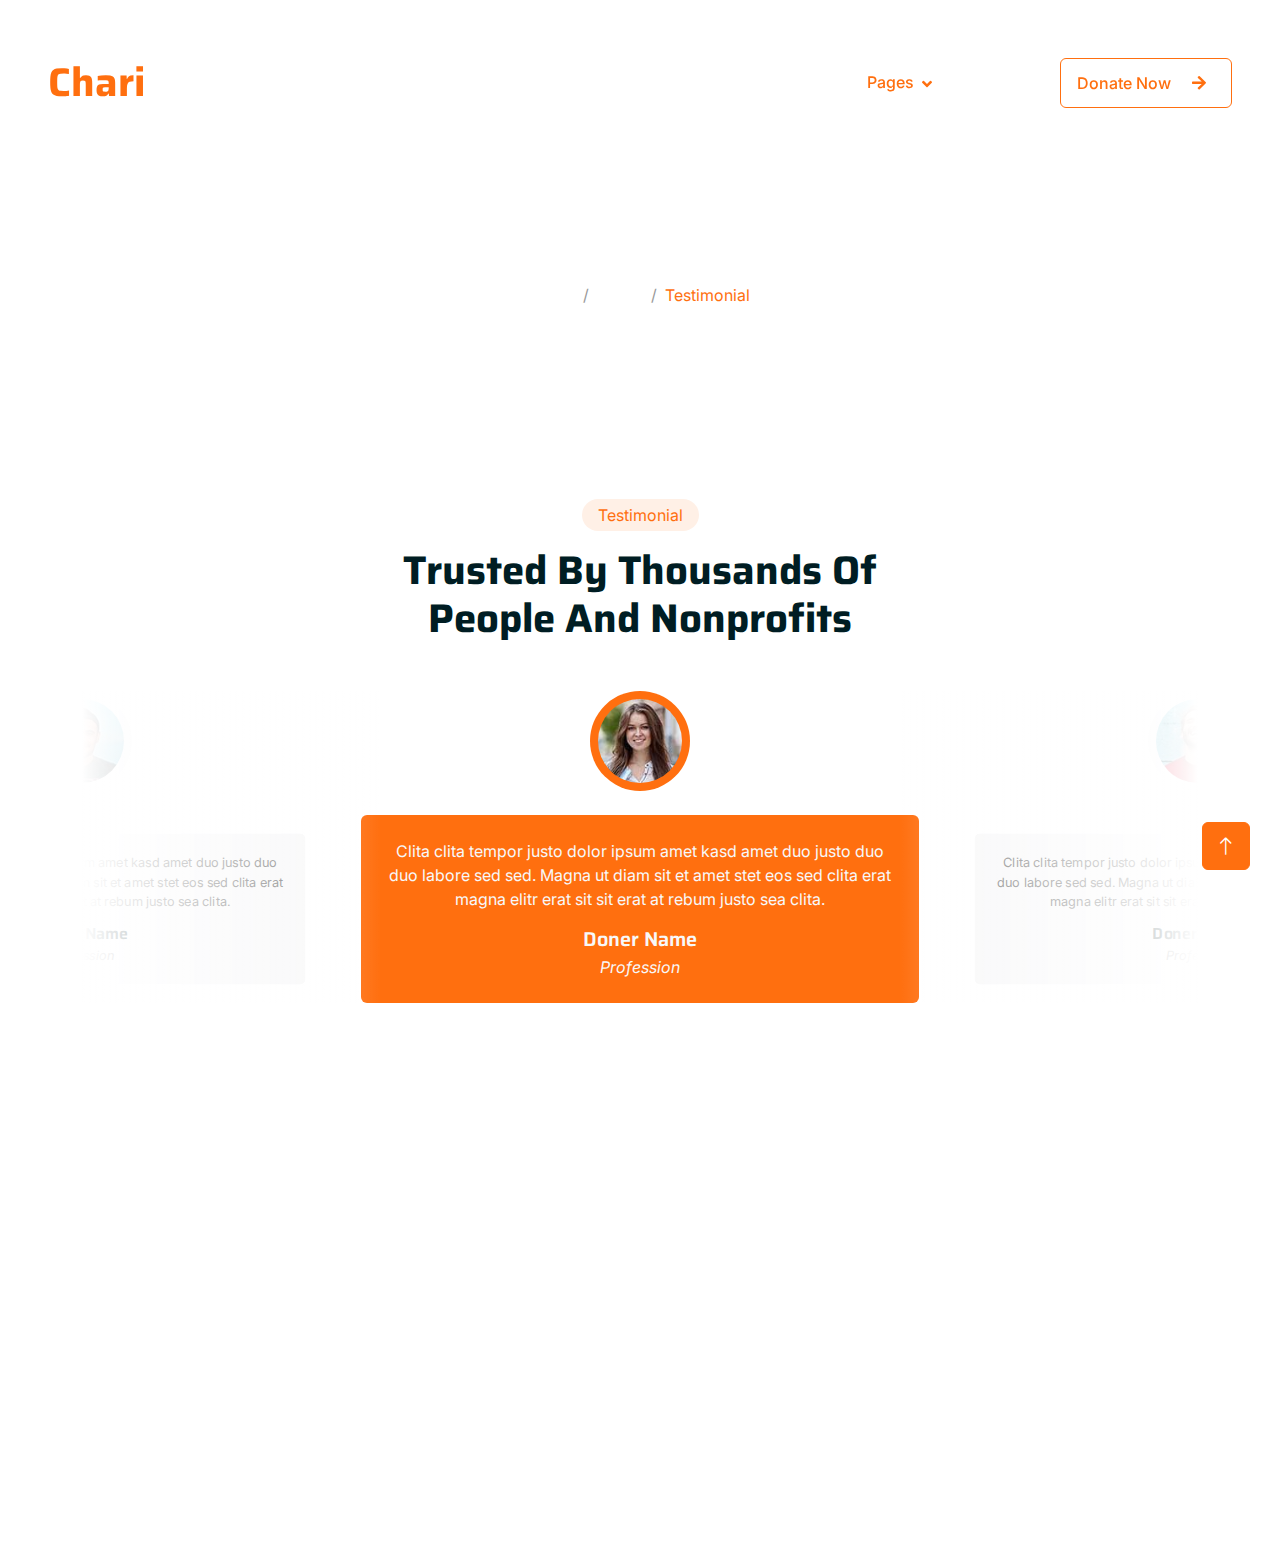
<file: testimonial.html>
<!DOCTYPE html>
<html lang="en">

<head>
    <meta charset="utf-8">
    <title>ChariTeam - Free Nonprofit Website Template</title>
    <meta content="width=device-width, initial-scale=1.0" name="viewport">
    <meta content="" name="keywords">
    <meta content="" name="description">

    <!-- Favicon -->
    <link href="img/favicon.ico" rel="icon">

    <!-- Google Web Fonts -->
    <link rel="preconnect" href="https://fonts.googleapis.com">
    <link rel="preconnect" href="https://fonts.gstatic.com" crossorigin>
    <link href="https://fonts.googleapis.com/css2?family=Inter:wght@400;500;600&family=Saira:wght@500;600;700&display=swap" rel="stylesheet"> 

    <!-- Icon Font Stylesheet -->
    <link href="https://cdnjs.cloudflare.com/ajax/libs/font-awesome/5.10.0/css/all.min.css" rel="stylesheet">
    <link href="https://cdn.jsdelivr.net/npm/bootstrap-icons@1.4.1/font/bootstrap-icons.css" rel="stylesheet">

    <!-- Libraries Stylesheet -->
    <link href="lib/animate/animate.min.css" rel="stylesheet">
    <link href="lib/owlcarousel/assets/owl.carousel.min.css" rel="stylesheet">

    <!-- Customized Bootstrap Stylesheet -->
    <link href="css/bootstrap.min.css" rel="stylesheet">

    <!-- Template Stylesheet -->
    <link href="css/style.css" rel="stylesheet">
</head>

<body>
    <!-- Spinner Start -->
    <div id="spinner" class="show bg-white position-fixed translate-middle w-100 vh-100 top-50 start-50 d-flex align-items-center justify-content-center">
        <div class="spinner-grow text-primary" role="status"></div>
    </div>
    <!-- Spinner End -->


    <!-- Navbar Start -->
    <div class="container-fluid fixed-top px-0 wow fadeIn" data-wow-delay="0.1s">
        <div class="top-bar text-white-50 row gx-0 align-items-center d-none d-lg-flex">
            <div class="col-lg-6 px-5 text-start">
                <small><i class="fa fa-map-marker-alt me-2"></i>123 Street, New York, USA</small>
                <small class="ms-4"><i class="fa fa-envelope me-2"></i>info@example.com</small>
            </div>
            <div class="col-lg-6 px-5 text-end">
                <small>Follow us:</small>
                <a class="text-white-50 ms-3" href=""><i class="fab fa-facebook-f"></i></a>
                <a class="text-white-50 ms-3" href=""><i class="fab fa-twitter"></i></a>
                <a class="text-white-50 ms-3" href=""><i class="fab fa-linkedin-in"></i></a>
                <a class="text-white-50 ms-3" href=""><i class="fab fa-instagram"></i></a>
            </div>
        </div>

        <nav class="navbar navbar-expand-lg navbar-dark py-lg-0 px-lg-5 wow fadeIn" data-wow-delay="0.1s">
            <a href="index.html" class="navbar-brand ms-4 ms-lg-0">
                <h1 class="fw-bold text-primary m-0">Chari<span class="text-white">Team</span></h1>
            </a>
            <button type="button" class="navbar-toggler me-4" data-bs-toggle="collapse" data-bs-target="#navbarCollapse">
                <span class="navbar-toggler-icon"></span>
            </button>
            <div class="collapse navbar-collapse" id="navbarCollapse">
                <div class="navbar-nav ms-auto p-4 p-lg-0">
                    <a href="index.html" class="nav-item nav-link">Home</a>
                    <a href="about.html" class="nav-item nav-link">About</a>
                    <a href="causes.html" class="nav-item nav-link">Causes</a>
                    <div class="nav-item dropdown">
                        <a href="#" class="nav-link dropdown-toggle active" data-bs-toggle="dropdown">Pages</a>
                        <div class="dropdown-menu m-0">
                            <a href="service.html" class="dropdown-item">Service</a>
                            <a href="donate.html" class="dropdown-item">Donate</a>
                            <a href="team.html" class="dropdown-item">Our Team</a>
                            <a href="testimonial.html" class="dropdown-item active">Testimonial</a>
                            <a href="404.html" class="dropdown-item">404 Page</a>
                        </div>
                    </div>
                    <a href="contact.html" class="nav-item nav-link">Contact</a>
                </div>
                <div class="d-none d-lg-flex ms-2">
                    <a class="btn btn-outline-primary py-2 px-3" href="">
                        Donate Now
                        <div class="d-inline-flex btn-sm-square bg-white text-primary rounded-circle ms-2">
                            <i class="fa fa-arrow-right"></i>
                        </div>
                    </a>
                </div>
            </div>
        </nav>
    </div>
    <!-- Navbar End -->


    <!-- Page Header Start -->
    <div class="container-fluid page-header mb-5 wow fadeIn" data-wow-delay="0.1s">
        <div class="container text-center">
            <h1 class="display-4 text-white animated slideInDown mb-4">Testimonial</h1>
            <nav aria-label="breadcrumb animated slideInDown">
                <ol class="breadcrumb justify-content-center mb-0">
                    <li class="breadcrumb-item"><a class="text-white" href="#">Home</a></li>
                    <li class="breadcrumb-item"><a class="text-white" href="#">Pages</a></li>
                    <li class="breadcrumb-item text-primary active" aria-current="page">Testimonial</li>
                </ol>
            </nav>
        </div>
    </div>
    <!-- Page Header End -->


    <!-- Testimonial Start -->
    <div class="container-xxl py-5">
        <div class="container">
            <div class="text-center mx-auto mb-5 wow fadeInUp" data-wow-delay="0.1s" style="max-width: 500px;">
                <div class="d-inline-block rounded-pill bg-secondary text-primary py-1 px-3 mb-3">Testimonial</div>
                <h1 class="display-6 mb-5">Trusted By Thousands Of People And Nonprofits</h1>
            </div>
            <div class="owl-carousel testimonial-carousel wow fadeInUp" data-wow-delay="0.1s">
                <div class="testimonial-item text-center">
                    <img class="img-fluid bg-light rounded-circle p-2 mx-auto mb-4" src="img/testimonial-1.jpg" style="width: 100px; height: 100px;">
                    <div class="testimonial-text rounded text-center p-4">
                        <p>Clita clita tempor justo dolor ipsum amet kasd amet duo justo duo duo labore sed sed. Magna ut diam sit et amet stet eos sed clita erat magna elitr erat sit sit erat at rebum justo sea clita.</p>
                        <h5 class="mb-1">Doner Name</h5>
                        <span class="fst-italic">Profession</span>
                    </div>
                </div>
                <div class="testimonial-item text-center">
                    <img class="img-fluid bg-light rounded-circle p-2 mx-auto mb-4" src="img/testimonial-2.jpg" style="width: 100px; height: 100px;">
                    <div class="testimonial-text rounded text-center p-4">
                        <p>Clita clita tempor justo dolor ipsum amet kasd amet duo justo duo duo labore sed sed. Magna ut diam sit et amet stet eos sed clita erat magna elitr erat sit sit erat at rebum justo sea clita.</p>
                        <h5 class="mb-1">Doner Name</h5>
                        <span class="fst-italic">Profession</span>
                    </div>
                </div>
                <div class="testimonial-item text-center">
                    <img class="img-fluid bg-light rounded-circle p-2 mx-auto mb-4" src="img/testimonial-3.jpg" style="width: 100px; height: 100px;">
                    <div class="testimonial-text rounded text-center p-4">
                        <p>Clita clita tempor justo dolor ipsum amet kasd amet duo justo duo duo labore sed sed. Magna ut diam sit et amet stet eos sed clita erat magna elitr erat sit sit erat at rebum justo sea clita.</p>
                        <h5 class="mb-1">Doner Name</h5>
                        <span class="fst-italic">Profession</span>
                    </div>
                </div>
            </div>
        </div>
    </div>
    <!-- Testimonial End -->
        

    <!-- Footer Start -->
    <div class="container-fluid bg-dark text-white-50 footer mt-5 pt-5 wow fadeIn" data-wow-delay="0.1s">
        <div class="container py-5">
            <div class="row g-5">
                <div class="col-lg-3 col-md-6">
                    <h1 class="fw-bold text-primary mb-4">Chari<span class="text-white">Team</span></h1>
                    <p>Diam dolor diam ipsum sit. Aliqu diam amet diam et eos. Clita erat ipsum et lorem et sit, sed stet lorem sit clita</p>
                    <div class="d-flex pt-2">
                        <a class="btn btn-square me-1" href=""><i class="fab fa-twitter"></i></a>
                        <a class="btn btn-square me-1" href=""><i class="fab fa-facebook-f"></i></a>
                        <a class="btn btn-square me-1" href=""><i class="fab fa-youtube"></i></a>
                        <a class="btn btn-square me-0" href=""><i class="fab fa-linkedin-in"></i></a>
                    </div>
                </div>
                <div class="col-lg-3 col-md-6">
                    <h5 class="text-light mb-4">Address</h5>
                    <p><i class="fa fa-map-marker-alt me-3"></i>123 Street, New York, USA</p>
                    <p><i class="fa fa-phone-alt me-3"></i>+012 345 67890</p>
                    <p><i class="fa fa-envelope me-3"></i>info@example.com</p>
                </div>
                <div class="col-lg-3 col-md-6">
                    <h5 class="text-light mb-4">Quick Links</h5>
                    <a class="btn btn-link" href="">About Us</a>
                    <a class="btn btn-link" href="">Contact Us</a>
                    <a class="btn btn-link" href="">Our Services</a>
                    <a class="btn btn-link" href="">Terms & Condition</a>
                    <a class="btn btn-link" href="">Support</a>
                </div>
                <div class="col-lg-3 col-md-6">
                    <h5 class="text-light mb-4">Newsletter</h5>
                    <p>Dolor amet sit justo amet elitr clita ipsum elitr est.</p>
                    <div class="position-relative mx-auto" style="max-width: 400px;">
                        <input class="form-control bg-transparent w-100 py-3 ps-4 pe-5" type="text" placeholder="Your email">
                        <button type="button" class="btn btn-primary py-2 position-absolute top-0 end-0 mt-2 me-2">SignUp</button>
                    </div>
                </div>
            </div>
        </div>
        <div class="container-fluid copyright">
            <div class="container">
                <div class="row">
                    <div class="col-md-6 text-center text-md-start mb-3 mb-md-0">
                        &copy; <a href="#">Your Site Name</a>, All Right Reserved.
                    </div>
                    <div class="col-md-6 text-center text-md-end">
                        <!--/*** This template is free as long as you keep the footer author’s credit link/attribution link/backlink. If you'd like to use the template without the footer author’s credit link/attribution link/backlink, you can purchase the Credit Removal License from "https://htmlcodex.com/credit-removal". Thank you for your support. ***/-->
                        Designed By <a href="https://www.aspironkhuze.com/">Aspiron Khuze Technologies</a>
                    </div>
                </div>
            </div>
        </div>
    </div>
    <!-- Footer End -->


    <!-- Back to Top -->
    <a href="#" class="btn btn-lg btn-primary btn-lg-square back-to-top"><i class="bi bi-arrow-up"></i></a>


    <!-- JavaScript Libraries -->
    <script src="https://code.jquery.com/jquery-3.4.1.min.js"></script>
    <script src="https://cdn.jsdelivr.net/npm/bootstrap@5.0.0/dist/js/bootstrap.bundle.min.js"></script>
    <script src="lib/wow/wow.min.js"></script>
    <script src="lib/easing/easing.min.js"></script>
    <script src="lib/waypoints/waypoints.min.js"></script>
    <script src="lib/owlcarousel/owl.carousel.min.js"></script>
    <script src="lib/parallax/parallax.min.js"></script>

    <!-- Template Javascript -->
    <script src="js/main.js"></script>
</body>

</html>
</file>
<file: css/style.css>
/********** Template CSS **********/
:root {
    --primary: #FF6F0F;
    --secondary: #FFF0E6;
    --light: #F8F8F9;
    --dark: #001D23;
}

.back-to-top {
    position: fixed;
    display: none;
    right: 30px;
    bottom: 30px;
    z-index: 99;
}


/*** Spinner ***/
#spinner {
    opacity: 0;
    visibility: hidden;
    transition: opacity .5s ease-out, visibility 0s linear .5s;
    z-index: 99999;
}

#spinner.show {
    transition: opacity .5s ease-out, visibility 0s linear 0s;
    visibility: visible;
    opacity: 1;
}


/*** Button ***/
.btn {
    font-weight: 500;
    transition: .5s;
}

.btn.btn-primary,
.btn.btn-outline-primary:hover {
    color: #FFFFFF;
}

.btn.btn-primary:hover {
    color: var(--primary);
    background: transparent;
}

.btn-square {
    width: 38px;
    height: 38px;
}

.btn-sm-square {
    width: 32px;
    height: 32px;
}

.btn-lg-square {
    width: 48px;
    height: 48px;
}

.btn-square,
.btn-sm-square,
.btn-lg-square {
    padding: 0;
    display: flex;
    align-items: center;
    justify-content: center;
    font-weight: normal;
}


/*** Navbar ***/
.fixed-top {
    transition: .5s;
}

.top-bar {
    height: 45px;
    border-bottom: 1px solid rgba(255, 255, 255, .07);
}

.navbar .dropdown-toggle::after {
    border: none;
    content: "\f107";
    font-family: "Font Awesome 5 Free";
    font-weight: 900;
    vertical-align: middle;
    margin-left: 8px;
}

.navbar .navbar-nav .nav-link {
    margin-right: 30px;
    padding: 25px 0;
    color: #FFFFFF;
    font-weight: 500;
    outline: none;
}

.navbar .navbar-nav .nav-link:hover,
.navbar .navbar-nav .nav-link.active {
    color: var(--primary);
}

@media (max-width: 991.98px) {
    .navbar .navbar-nav {
        margin-top: 10px;
        border-top: 1px solid rgba(0, 0, 0, .07);
        background: var(--dark);
    }

    .navbar .navbar-nav .nav-link {
        padding: 10px 0;
    }
}

@media (min-width: 992px) {
    .navbar .nav-item .dropdown-menu {
        display: block;
        visibility: hidden;
        top: 100%;
        transform: rotateX(-75deg);
        transform-origin: 0% 0%;
        transition: .5s;
        opacity: 0;
    }

    .navbar .nav-item:hover .dropdown-menu {
        transform: rotateX(0deg);
        visibility: visible;
        transition: .5s;
        opacity: 1;
    }
}


/*** Header ***/
.carousel-caption {
    top: 0;
    left: 0;
    right: 0;
    bottom: 0;
    display: flex;
    align-items: center;
    justify-content: center;
    text-align: center;
    background: rgba(41, 41, 41, 0.8);
    z-index: 1;
}

.carousel-control-prev,
.carousel-control-next {
    width: 15%;
}

.carousel-control-prev-icon,
.carousel-control-next-icon {
    width: 3rem;
    height: 3rem;
    background-color: var(--dark);
    border: 12px solid var(--dark);
    border-radius: 3rem;
}

@media (max-width: 768px) {
    #header-carousel .carousel-item {
        position: relative;
        min-height: 450px;
    }
    
    #header-carousel .carousel-item img {
        position: absolute;
        width: 100%;
        height: 100%;
        object-fit: cover;
    }
}

.page-header {
    padding-top: 12rem;
    padding-bottom: 6rem;
    background:  url(https://cdn.pixabay.com/photo/2023/09/04/18/07/ai-generated-8233329_640.jpg) center center no-repeat;
    background-size: cover;
}

.page-header .breadcrumb-item+.breadcrumb-item::before {
    color: #999999;
}


/*** Causes ***/
.causes-item .progress {
    height: 5px;
    border-radius: 0;
    overflow: visible;
}

.causes-item .progress .progress-bar {
    position: relative;
    overflow: visible;
    width: 0px;
    border-radius: 0;
    transition: 5s;
}

.causes-item .progress .progress-bar span {
    position: absolute;
    top: -7px;
    right: 0;
    width: 40px;
    height: 19px;
    display: flex;
    align-items: center;
    justify-content: center;
    font-size: 12px;
    background: var(--primary);
    color: #FFFFFF;
}

.causes-item .causes-overlay {
    position: absolute;
    width: 100%;
    height: 0;
    top: 0;
    left: 0;
    display: flex;
    align-items: center;
    justify-content: center;
    background: rgba(0, 0, 0, .5);
    overflow: hidden;
    opacity: 0;
    transition: .5s;
}

.causes-item:hover .causes-overlay {
    height: 100%;
    opacity: 1;
}


/*** Service ***/
.service-item {
    box-shadow: 0 0 45px rgba(0, 0, 0, .06);
}


/*** Donate ***/
.donate {
    background: rgba(0, 29, 35, .8);
}

.btn-group .btn-light:hover,
.btn-group input[type="radio"]:checked+label {
    color: var(--primary);
    border-color: var(--primary);
}


/*** Team ***/
.team-item img {
    position: relative;
    top: 0;
    transition: .5s;
}

.team-item:hover img {
    top: -30px;
}

.team-item .team-text {
    position: relative;
    height: 100px;
    transition: .5s;
}

.team-item:hover .team-text {
    margin-top: -60px;
    height: 160px;
}

.team-item .team-text .team-social {
    opacity: 0;
    transition: .5s;
}

.team-item:hover .team-text .team-social {
    opacity: 1;
}

.team-item .team-social .btn {
    display: inline-flex;
    color: var(--primary);
    background: #FFFFFF;
    border-radius: 40px;
}

.team-item .team-social .btn:hover {
    color: #FFFFFF;
    background: var(--primary);
}


/*** Testimonial ***/
.testimonial-carousel::before {
    position: absolute;
    content: "";
    top: 0;
    left: 0;
    height: 100%;
    width: 0;
    background: linear-gradient(to right, rgba(255, 255, 255, 1) 0%, rgba(255, 255, 255, 0) 100%);
    z-index: 1;
}

.testimonial-carousel::after {
    position: absolute;
    content: "";
    top: 0;
    right: 0;
    height: 100%;
    width: 0;
    background: linear-gradient(to left, rgba(255, 255, 255, 1) 0%, rgba(255, 255, 255, 0) 100%);
    z-index: 1;
}

@media (min-width: 768px) {
    .testimonial-carousel::before,
    .testimonial-carousel::after {
        width: 200px;
    }
}

@media (min-width: 992px) {
    .testimonial-carousel::before,
    .testimonial-carousel::after {
        width: 300px;
    }
}

.testimonial-carousel .owl-item .testimonial-text {
    background: var(--light);
    transform: scale(.8);
    transition: .5s;
}

.testimonial-carousel .owl-item.center .testimonial-text {
    background: var(--primary);
    transform: scale(1);
}

.testimonial-carousel .owl-item .testimonial-text *,
.testimonial-carousel .owl-item .testimonial-item img {
    transition: .5s;
}

.testimonial-carousel .owl-item.center .testimonial-text * {
    color: var(--light) !important;
}

.testimonial-carousel .owl-item.center .testimonial-item img {
    background: var(--primary) !important;
} 

.testimonial-carousel .owl-nav {
    position: absolute;
    width: 350px;
    top: 15px;
    left: 50%;
    transform: translateX(-50%);
    display: flex;
    justify-content: space-between;
    opacity: 0;
    transition: .5s;
    z-index: 1;
}

.testimonial-carousel:hover .owl-nav {
    width: 300px;
    opacity: 1;
}

.testimonial-carousel .owl-nav .owl-prev,
.testimonial-carousel .owl-nav .owl-next {
    position: relative;
    color: var(--primary);
    font-size: 45px;
    transition: .5s;
}

.testimonial-carousel .owl-nav .owl-prev:hover,
.testimonial-carousel .owl-nav .owl-next:hover {
    color: var(--dark);
}


/*** Footer ***/

.footer .btn.btn-link {
    display: block;
    margin-bottom: 5px;
    padding: 0;
    text-align: left;
    color: rgba(255,255,255,0.5);
    font-weight: normal;
    text-transform: capitalize;
    transition: .3s;
}

.footer .btn.btn-link::before {
    position: relative;
    content: "\f105";
    font-family: "Font Awesome 5 Free";
    font-weight: 900;
    color: rgba(255,255,255,0.5);
    margin-right: 10px;
}

.footer .btn.btn-link:hover {
    color: var(--light);
    letter-spacing: 1px;
    box-shadow: none;
}

.footer .btn.btn-square {
    color: rgba(255,255,255,0.5);
    border: 1px solid rgba(255,255,255,0.5);
}

.footer .btn.btn-square:hover {
    color: var(--secondary);
    border-color: var(--light);
}

.footer .copyright {
    padding: 25px 0;
    font-size: 15px;
    border-top: 1px solid rgba(256, 256, 256, .1);
}

.footer .copyright a {
    color: var(--secondary);
}

.footer .copyright a:hover {
    color: var(--primary);
}
</file>
